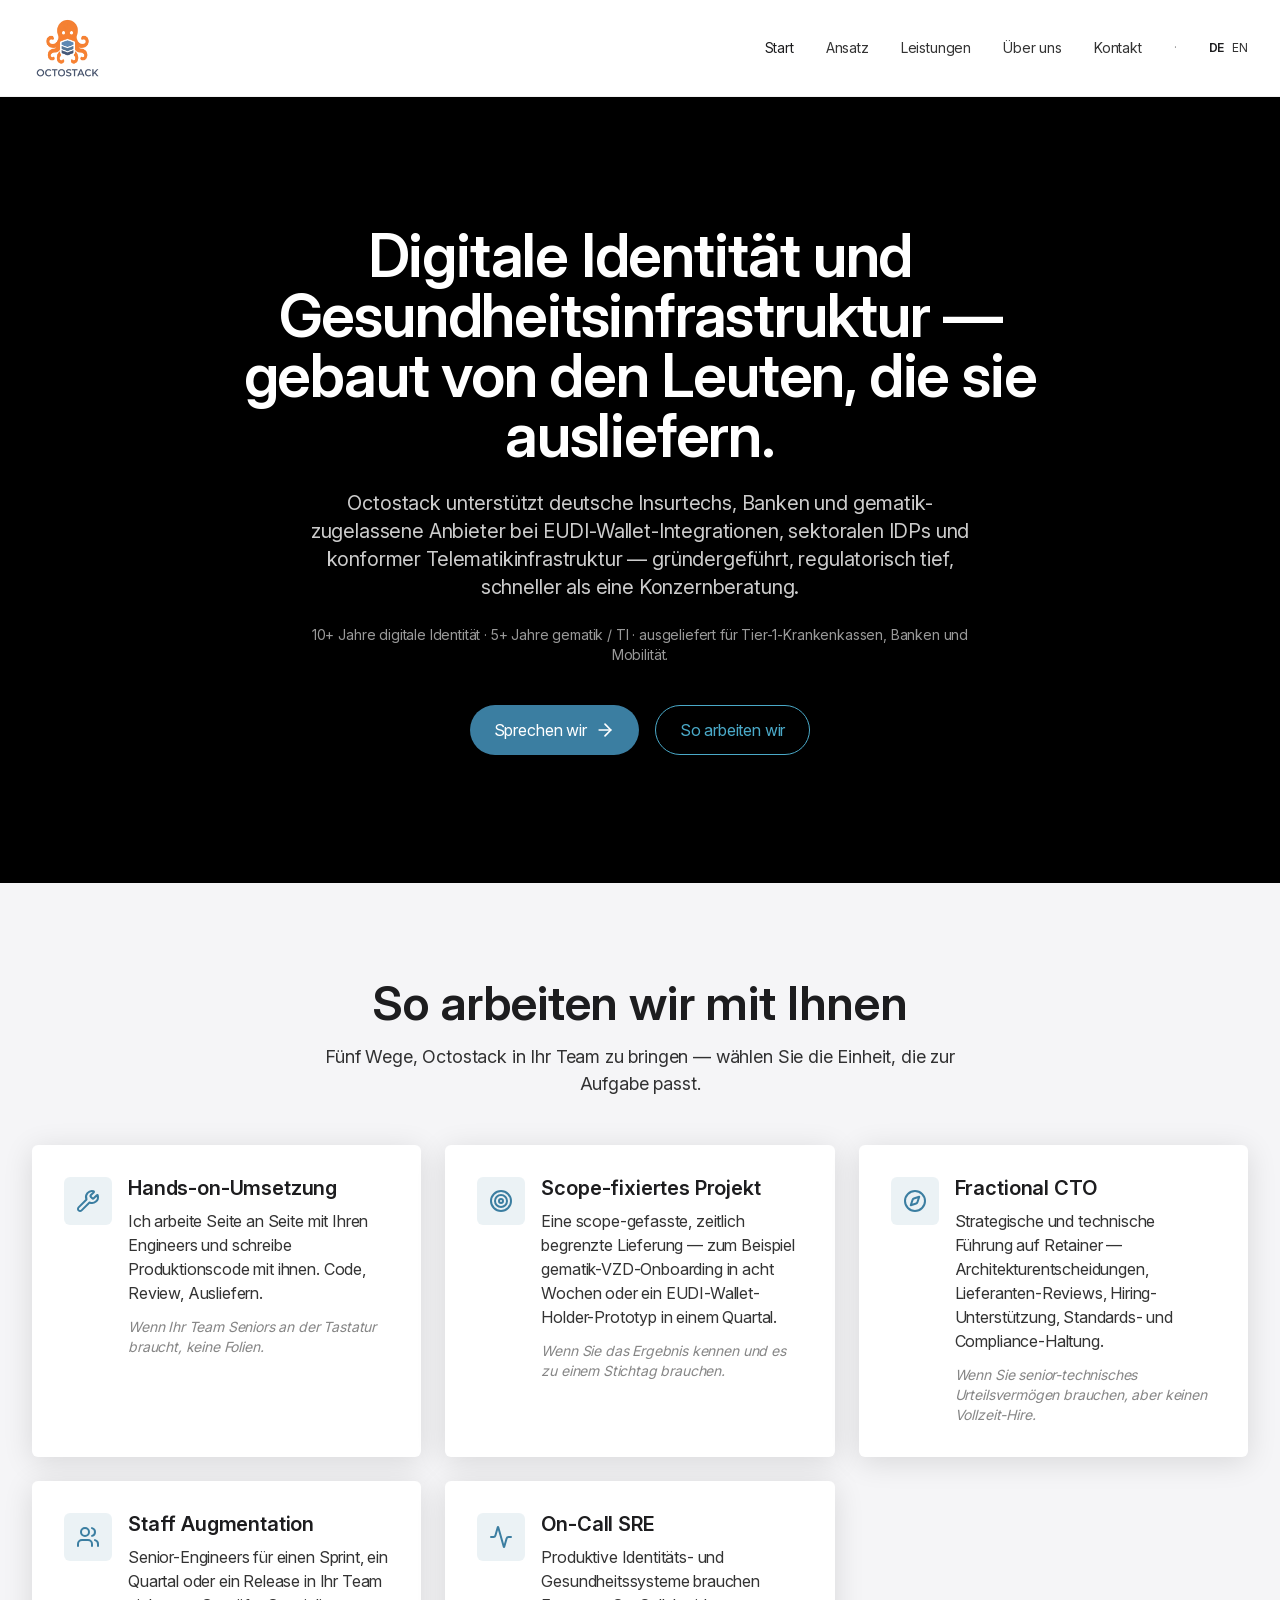
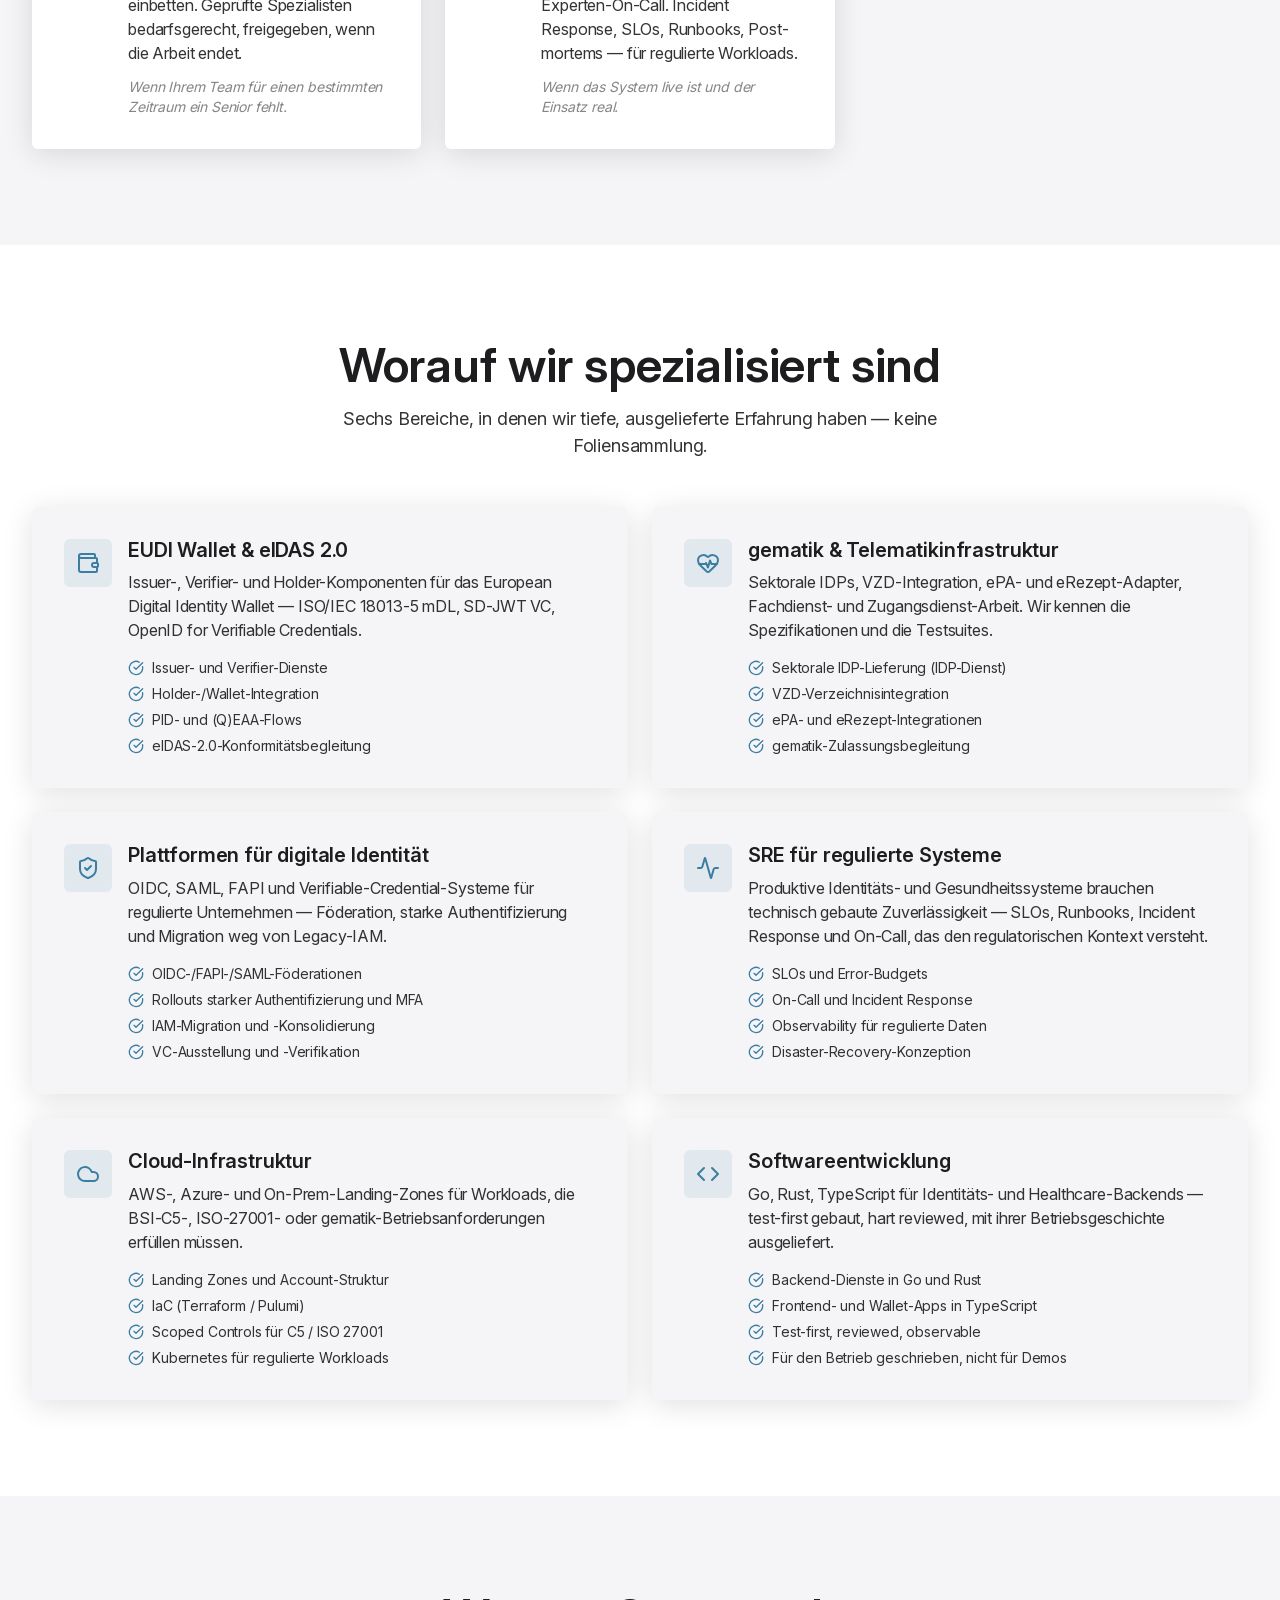
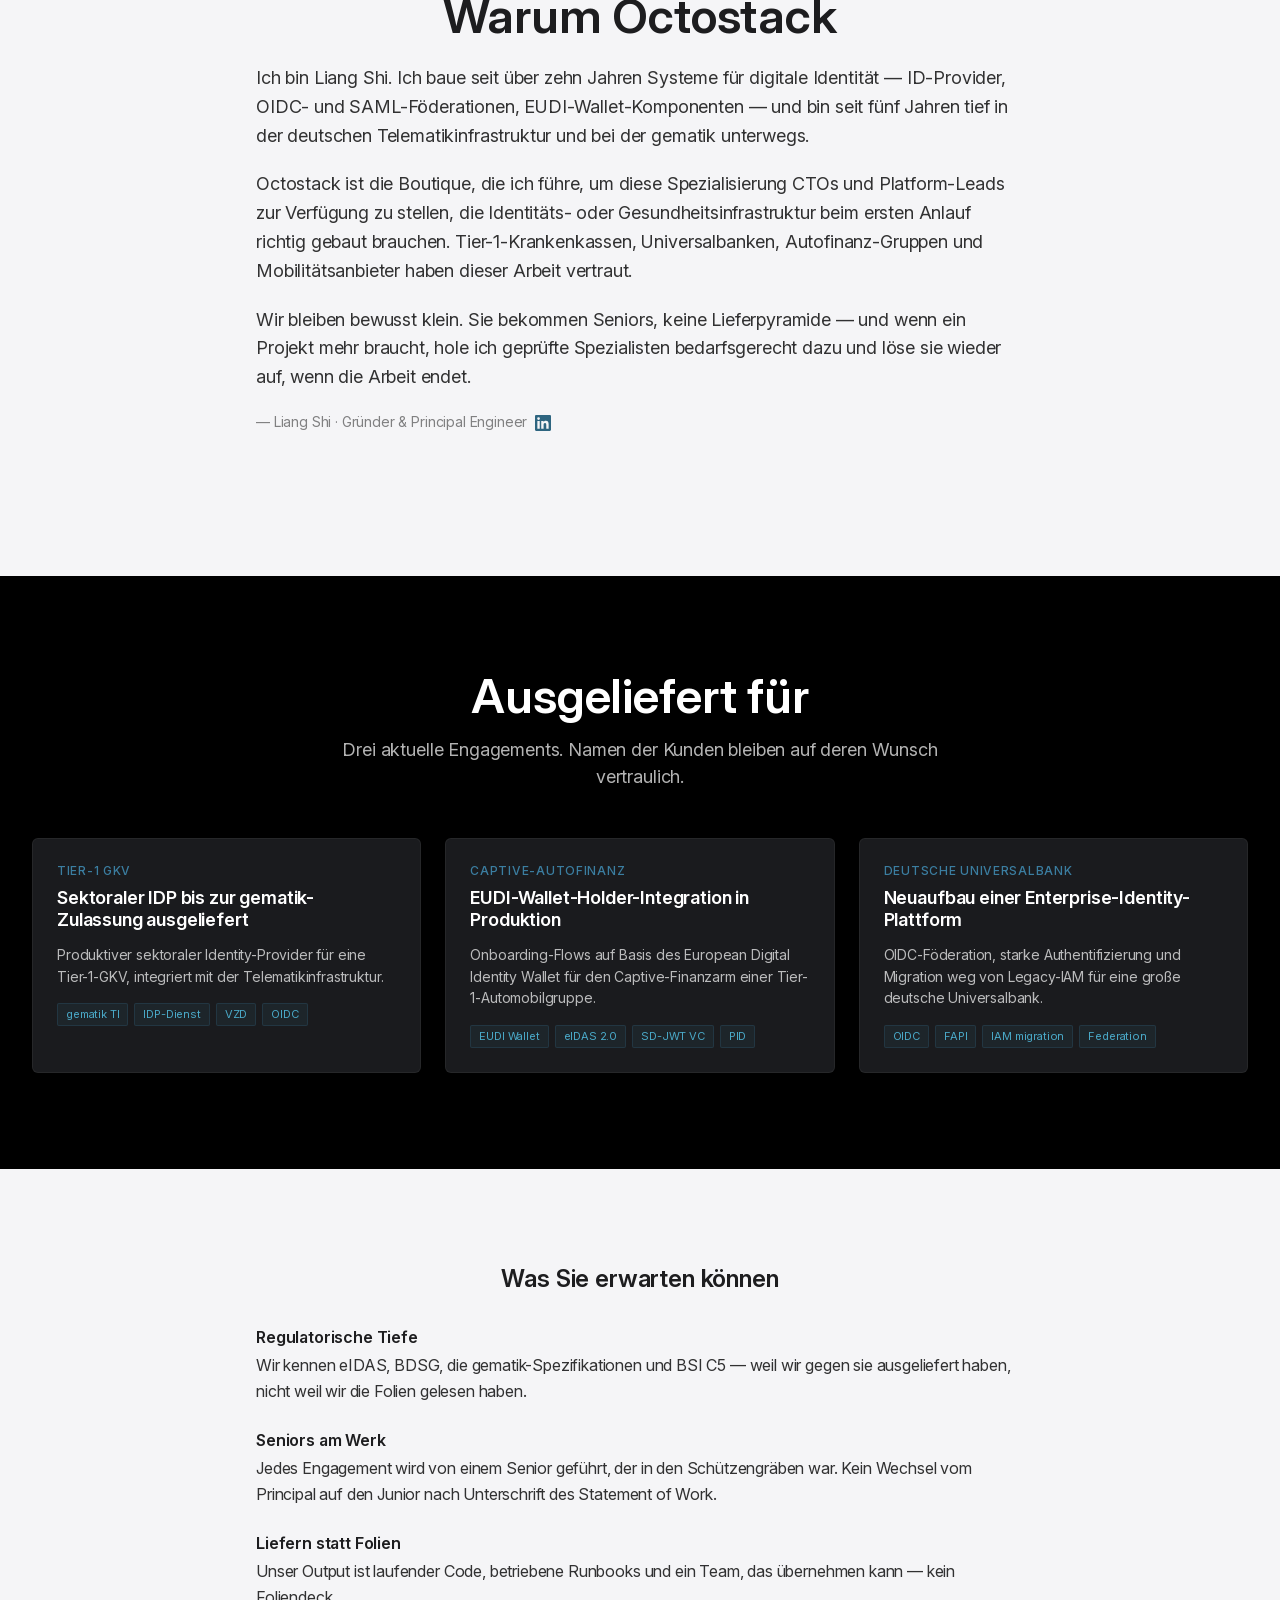
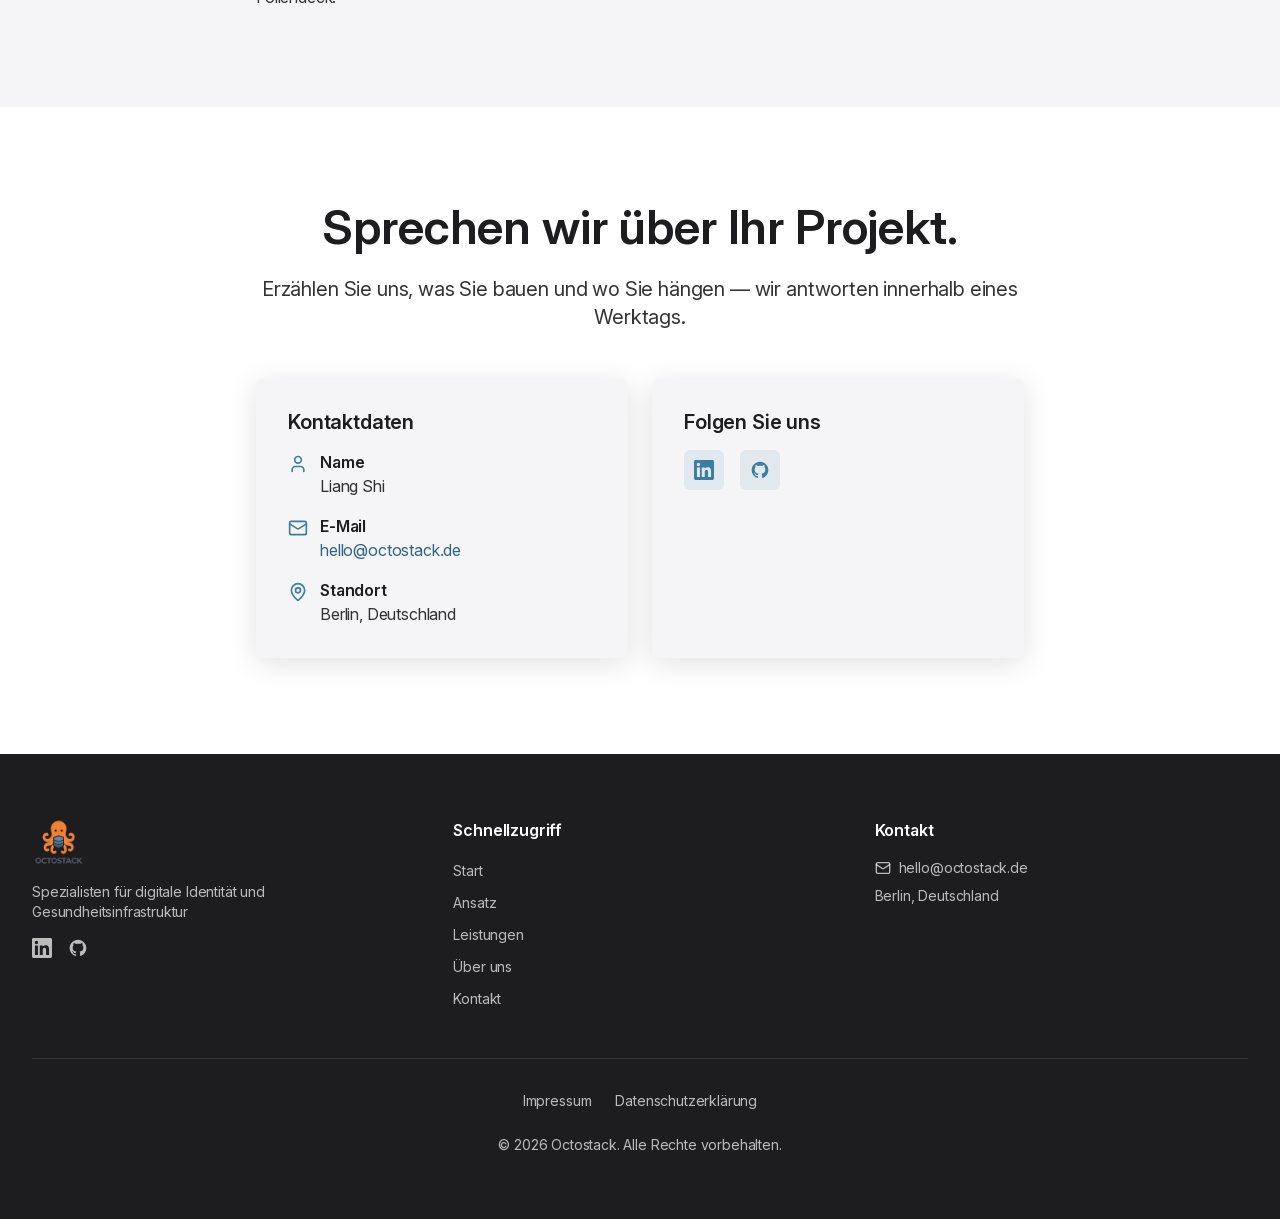
<file: index.html>
<!DOCTYPE html>
<html lang="de">
<head>
    <meta charset="UTF-8">
    <meta name="viewport" content="width=device-width, initial-scale=1.0">
    <title>Octostack</title>
    <meta name="description" content="Spezialisierte Infrastruktur, SRE und Softwareentwicklung für Systeme der digitalen Identität, EUDI-Wallet-Implementierungen und gematik-konforme Digital-Health-Lösungen.">
    <meta name="keywords" content="digitale Identität, EUDI Wallet, eIDAS, Digital Health, gematik, Telematikinfrastruktur, Identitätsinfrastruktur, Healthcare IT, SRE, DevOps, Cloud-Infrastruktur">

    <link rel="icon" type="image/png" sizes="32x32" href="/assets/images/favicon-32.png">
    <link rel="icon" type="image/png" sizes="64x64" href="/assets/images/octostack-64.png">
    <link rel="apple-touch-icon" sizes="180x180" href="/assets/images/octostack-180.png">

    <link rel="canonical" href="https://octostack.de/">
    <link rel="alternate" hreflang="de" href="https://octostack.de/">
    <link rel="alternate" hreflang="en" href="https://octostack.de/en/">
    <link rel="alternate" hreflang="x-default" href="https://octostack.de/">
    <link rel="preload" as="font" type="font/woff2" href="/assets/fonts/InterVariable.woff2" crossorigin>
    <link rel="stylesheet" href="/assets/css/main.css">

    <script src="/assets/js/lucide.min.js" defer></script>
</head>
<body class="flex flex-col min-h-screen">
    <header class="sticky top-0 z-50 bg-white/80 backdrop-blur-[20px] backdrop-saturate-[180%] border-b border-black/5">
    <div class="container mx-auto px-4 sm:px-6 lg:px-8">
        <div class="flex items-center justify-between h-20 md:h-24">
            <!-- Logo -->
            <a href="/"
               aria-label="Octostack Startseite"
               class="flex items-center space-x-3 hover:opacity-80 transition-opacity">
                <img src="/assets/images/octostack-logo.png" alt="Octostack Logo" class="h-12 md:h-16 w-auto">
            </a>

            <!-- Desktop Navigation -->
            <nav class="hidden md:flex items-center space-x-8">
                <a href="#home" class="nav-link text-sm font-normal transition-colors cursor-pointer text-ink-700 hover:text-ink-800">Start</a>
                <a href="#how" class="nav-link text-sm font-normal transition-colors cursor-pointer text-ink-700 hover:text-ink-800">Ansatz</a>
                <a href="#services" class="nav-link text-sm font-normal transition-colors cursor-pointer text-ink-700 hover:text-ink-800">Leistungen</a>
                <a href="#about" class="nav-link text-sm font-normal transition-colors cursor-pointer text-ink-700 hover:text-ink-800">Über uns</a>
                <a href="#contact" class="nav-link text-sm font-normal transition-colors cursor-pointer text-ink-700 hover:text-ink-800">Kontakt</a>
                <span class="text-xs text-ink-600 select-none ml-2" aria-hidden="true">·</span>
                <div class="flex items-center space-x-2 text-xs" role="group" aria-label="Language">
                    
                        <span class="font-semibold text-ink-800" aria-current="page">DE</span>
                        <a href="/en/" data-locale-switch class="text-ink-700 hover:text-ink-800">EN</a>
                    
                </div>
            </nav>

            <!-- Mobile Menu Button -->
            <button id="mobile-menu-btn"
                    class="md:hidden p-2 text-ink-700 hover:text-ink-800"
                    aria-label="Menü umschalten"
                    aria-expanded="false"
                    aria-controls="mobile-menu">
                <i data-lucide="menu" class="w-6 h-6" id="menu-icon"></i>
                <i data-lucide="x" class="w-6 h-6 hidden" id="close-icon"></i>
            </button>
        </div>

        <!-- Mobile Navigation -->
        <nav id="mobile-menu" class="hidden md:hidden py-4 border-t border-black/5">
            <a href="#home" class="nav-link block py-3 text-base font-normal transition-colors cursor-pointer text-ink-700 hover:text-ink-800">Start</a>
            <a href="#how" class="nav-link block py-3 text-base font-normal transition-colors cursor-pointer text-ink-700 hover:text-ink-800">Ansatz</a>
            <a href="#services" class="nav-link block py-3 text-base font-normal transition-colors cursor-pointer text-ink-700 hover:text-ink-800">Leistungen</a>
            <a href="#about" class="nav-link block py-3 text-base font-normal transition-colors cursor-pointer text-ink-700 hover:text-ink-800">Über uns</a>
            <a href="#contact" class="nav-link block py-3 text-base font-normal transition-colors cursor-pointer text-ink-700 hover:text-ink-800">Kontakt</a>
            <div class="flex items-center space-x-4 pt-3 mt-3 border-t border-black/5 text-sm" role="group" aria-label="Language">
                
                    <span class="font-semibold text-ink-800" aria-current="page">DE</span>
                    <a href="/en/" data-locale-switch class="text-ink-700 hover:text-ink-800">EN</a>
                
            </div>
        </nav>
    </div>
</header>


    <main class="flex-grow">
        
<!-- Hero Section -->
<section id="home" class="bg-ink-900 py-20 md:py-32">
    <div class="container mx-auto px-4 sm:px-6 lg:px-8">
        <div class="max-w-4xl mx-auto text-center">
            <!-- Heading -->
            <h1 class="text-5xl md:text-6xl font-semibold leading-[1.07] tracking-[-0.02em] text-white mb-6 [hyphens:auto]" lang="de">
                Digitale Identität und Gesundheitsinfrastruktur — gebaut von den Leuten, die sie ausliefern.
            </h1>

            <!-- Subheading -->
            <p class="text-lg md:text-xl leading-[1.5] text-white/80 mb-6 max-w-2xl mx-auto">
                Octostack unterstützt deutsche Insurtechs, Banken und gematik-zugelassene Anbieter bei EUDI-Wallet-Integrationen, sektoralen IDPs und konformer Telematikinfrastruktur — gründergeführt, regulatorisch tief, schneller als eine Konzernberatung.
            </p>

            <!-- Proof microline -->
            <p class="text-sm text-white/60 mb-10 max-w-2xl mx-auto">
                10+ Jahre digitale Identität · 5+ Jahre gematik / TI · ausgeliefert für Tier-1-Krankenkassen, Banken und Mobilität.
            </p>

            <!-- CTAs -->
            <div class="flex flex-col sm:flex-row gap-4 justify-center">
                <a href="#contact" class="inline-flex items-center justify-center gap-2 px-6 py-3 text-base font-normal rounded-full text-white bg-brand-500 hover:bg-brand-600 transition-colors focus-visible:ring-2 focus-visible:ring-brand-500/40 focus-visible:outline-none">
                    Sprechen wir
                    <i data-lucide="arrow-right" class="w-5 h-5"></i>
                </a>
                <a href="#how" class="inline-flex items-center justify-center gap-2 px-6 py-3 text-base font-normal rounded-full text-brand-darklink border border-brand-darklink hover:bg-brand-darklink hover:text-ink-900 transition-colors focus-visible:ring-2 focus-visible:ring-brand-500/40 focus-visible:outline-none">
                    So arbeiten wir
                </a>
            </div>
        </div>
    </div>
</section>

<!-- How we work -->
<section id="how" class="py-16 md:py-24 bg-paper-100">
    <div class="container mx-auto px-4 sm:px-6 lg:px-8">
        <div class="text-center mb-12">
            <h2 class="text-4xl md:text-5xl font-semibold leading-[1.1] text-ink-800 mb-4">
                So arbeiten wir mit Ihnen
            </h2>
            <p class="text-lg leading-[1.5] text-ink-700 max-w-2xl mx-auto">
                Fünf Wege, Octostack in Ihr Team zu bringen — wählen Sie die Einheit, die zur Aufgabe passt.
            </p>
        </div>

        <div class="grid grid-cols-1 md:grid-cols-2 lg:grid-cols-3 gap-6">
            
            <div class="bg-white rounded-md p-8 shadow-card">
                <div class="flex items-start space-x-4">
                    <div class="flex-shrink-0">
                        <div class="w-12 h-12 rounded-md bg-brand-500/10 flex items-center justify-center">
                            <i data-lucide="wrench" class="w-6 h-6 text-brand-500"></i>
                        </div>
                    </div>
                    <div class="flex-1">
                        <h3 class="text-xl font-semibold leading-[1.19] mb-2 text-ink-800">Hands-on-Umsetzung</h3>
                        <p class="text-ink-700 mb-3">Ich arbeite Seite an Seite mit Ihren Engineers und schreibe Produktionscode mit ihnen. Code, Review, Ausliefern.</p>
                        <p class="text-sm text-ink-600 italic">Wenn Ihr Team Seniors an der Tastatur braucht, keine Folien.</p>
                    </div>
                </div>
            </div>
            
            <div class="bg-white rounded-md p-8 shadow-card">
                <div class="flex items-start space-x-4">
                    <div class="flex-shrink-0">
                        <div class="w-12 h-12 rounded-md bg-brand-500/10 flex items-center justify-center">
                            <i data-lucide="target" class="w-6 h-6 text-brand-500"></i>
                        </div>
                    </div>
                    <div class="flex-1">
                        <h3 class="text-xl font-semibold leading-[1.19] mb-2 text-ink-800">Scope-fixiertes Projekt</h3>
                        <p class="text-ink-700 mb-3">Eine scope-gefasste, zeitlich begrenzte Lieferung — zum Beispiel gematik-VZD-Onboarding in acht Wochen oder ein EUDI-Wallet-Holder-Prototyp in einem Quartal.</p>
                        <p class="text-sm text-ink-600 italic">Wenn Sie das Ergebnis kennen und es zu einem Stichtag brauchen.</p>
                    </div>
                </div>
            </div>
            
            <div class="bg-white rounded-md p-8 shadow-card">
                <div class="flex items-start space-x-4">
                    <div class="flex-shrink-0">
                        <div class="w-12 h-12 rounded-md bg-brand-500/10 flex items-center justify-center">
                            <i data-lucide="compass" class="w-6 h-6 text-brand-500"></i>
                        </div>
                    </div>
                    <div class="flex-1">
                        <h3 class="text-xl font-semibold leading-[1.19] mb-2 text-ink-800">Fractional CTO</h3>
                        <p class="text-ink-700 mb-3">Strategische und technische Führung auf Retainer — Architekturentscheidungen, Lieferanten-Reviews, Hiring-Unterstützung, Standards- und Compliance-Haltung.</p>
                        <p class="text-sm text-ink-600 italic">Wenn Sie senior-technisches Urteilsvermögen brauchen, aber keinen Vollzeit-Hire.</p>
                    </div>
                </div>
            </div>
            
            <div class="bg-white rounded-md p-8 shadow-card">
                <div class="flex items-start space-x-4">
                    <div class="flex-shrink-0">
                        <div class="w-12 h-12 rounded-md bg-brand-500/10 flex items-center justify-center">
                            <i data-lucide="users" class="w-6 h-6 text-brand-500"></i>
                        </div>
                    </div>
                    <div class="flex-1">
                        <h3 class="text-xl font-semibold leading-[1.19] mb-2 text-ink-800">Staff Augmentation</h3>
                        <p class="text-ink-700 mb-3">Senior-Engineers für einen Sprint, ein Quartal oder ein Release in Ihr Team einbetten. Geprüfte Spezialisten bedarfsgerecht, freigegeben, wenn die Arbeit endet.</p>
                        <p class="text-sm text-ink-600 italic">Wenn Ihrem Team für einen bestimmten Zeitraum ein Senior fehlt.</p>
                    </div>
                </div>
            </div>
            
            <div class="bg-white rounded-md p-8 shadow-card">
                <div class="flex items-start space-x-4">
                    <div class="flex-shrink-0">
                        <div class="w-12 h-12 rounded-md bg-brand-500/10 flex items-center justify-center">
                            <i data-lucide="activity" class="w-6 h-6 text-brand-500"></i>
                        </div>
                    </div>
                    <div class="flex-1">
                        <h3 class="text-xl font-semibold leading-[1.19] mb-2 text-ink-800">On-Call SRE</h3>
                        <p class="text-ink-700 mb-3">Produktive Identitäts- und Gesundheitssysteme brauchen Experten-On-Call. Incident Response, SLOs, Runbooks, Post-mortems — für regulierte Workloads.</p>
                        <p class="text-sm text-ink-600 italic">Wenn das System live ist und der Einsatz real.</p>
                    </div>
                </div>
            </div>
            
        </div>
    </div>
</section>

<!-- Specialisms -->
<section id="services" class="py-16 md:py-24 bg-paper-50">
    <div class="container mx-auto px-4 sm:px-6 lg:px-8">
        <div class="text-center mb-12">
            <h2 class="text-4xl md:text-5xl font-semibold leading-[1.1] text-ink-800 mb-4">
                Worauf wir spezialisiert sind
            </h2>
            <p class="text-lg leading-[1.5] text-ink-700 max-w-2xl mx-auto">
                Sechs Bereiche, in denen wir tiefe, ausgelieferte Erfahrung haben — keine Foliensammlung.
            </p>
        </div>
        <div class="grid grid-cols-1 lg:grid-cols-2 gap-6">
            
            <div class="bg-paper-100 rounded-md p-8 shadow-card">
    <div class="flex items-start space-x-4">
        <div class="flex-shrink-0">
            <div class="w-12 h-12 rounded-md bg-brand-500/10 flex items-center justify-center">
                <i data-lucide="wallet" class="w-6 h-6 text-brand-500"></i>
            </div>
        </div>
        <div class="flex-1">
            <h3 class="text-xl font-semibold leading-[1.19] mb-2 text-ink-800">EUDI Wallet & eIDAS 2.0</h3>
            <p class="text-ink-700 mb-4">Issuer-, Verifier- und Holder-Komponenten für das European Digital Identity Wallet — ISO/IEC 18013-5 mDL, SD-JWT VC, OpenID for Verifiable Credentials.</p>
            <ul class="space-y-1.5">
                
                <li class="flex items-start">
                    <i data-lucide="check-circle" class="w-4 h-4 text-brand-500 mr-2 flex-shrink-0 mt-0.5"></i>
                    <span class="text-sm text-ink-700">Issuer- und Verifier-Dienste</span>
                </li>
                
                <li class="flex items-start">
                    <i data-lucide="check-circle" class="w-4 h-4 text-brand-500 mr-2 flex-shrink-0 mt-0.5"></i>
                    <span class="text-sm text-ink-700">Holder-/Wallet-Integration</span>
                </li>
                
                <li class="flex items-start">
                    <i data-lucide="check-circle" class="w-4 h-4 text-brand-500 mr-2 flex-shrink-0 mt-0.5"></i>
                    <span class="text-sm text-ink-700">PID- und (Q)EAA-Flows</span>
                </li>
                
                <li class="flex items-start">
                    <i data-lucide="check-circle" class="w-4 h-4 text-brand-500 mr-2 flex-shrink-0 mt-0.5"></i>
                    <span class="text-sm text-ink-700">eIDAS-2.0-Konformitätsbegleitung</span>
                </li>
                
            </ul>
        </div>
    </div>
</div>

            
            <div class="bg-paper-100 rounded-md p-8 shadow-card">
    <div class="flex items-start space-x-4">
        <div class="flex-shrink-0">
            <div class="w-12 h-12 rounded-md bg-brand-500/10 flex items-center justify-center">
                <i data-lucide="heart-pulse" class="w-6 h-6 text-brand-500"></i>
            </div>
        </div>
        <div class="flex-1">
            <h3 class="text-xl font-semibold leading-[1.19] mb-2 text-ink-800">gematik & Telematikinfrastruktur</h3>
            <p class="text-ink-700 mb-4">Sektorale IDPs, VZD-Integration, ePA- und eRezept-Adapter, Fachdienst- und Zugangsdienst-Arbeit. Wir kennen die Spezifikationen und die Testsuites.</p>
            <ul class="space-y-1.5">
                
                <li class="flex items-start">
                    <i data-lucide="check-circle" class="w-4 h-4 text-brand-500 mr-2 flex-shrink-0 mt-0.5"></i>
                    <span class="text-sm text-ink-700">Sektorale IDP-Lieferung (IDP-Dienst)</span>
                </li>
                
                <li class="flex items-start">
                    <i data-lucide="check-circle" class="w-4 h-4 text-brand-500 mr-2 flex-shrink-0 mt-0.5"></i>
                    <span class="text-sm text-ink-700">VZD-Verzeichnisintegration</span>
                </li>
                
                <li class="flex items-start">
                    <i data-lucide="check-circle" class="w-4 h-4 text-brand-500 mr-2 flex-shrink-0 mt-0.5"></i>
                    <span class="text-sm text-ink-700">ePA- und eRezept-Integrationen</span>
                </li>
                
                <li class="flex items-start">
                    <i data-lucide="check-circle" class="w-4 h-4 text-brand-500 mr-2 flex-shrink-0 mt-0.5"></i>
                    <span class="text-sm text-ink-700">gematik-Zulassungsbegleitung</span>
                </li>
                
            </ul>
        </div>
    </div>
</div>

            
            <div class="bg-paper-100 rounded-md p-8 shadow-card">
    <div class="flex items-start space-x-4">
        <div class="flex-shrink-0">
            <div class="w-12 h-12 rounded-md bg-brand-500/10 flex items-center justify-center">
                <i data-lucide="shield-check" class="w-6 h-6 text-brand-500"></i>
            </div>
        </div>
        <div class="flex-1">
            <h3 class="text-xl font-semibold leading-[1.19] mb-2 text-ink-800">Plattformen für digitale Identität</h3>
            <p class="text-ink-700 mb-4">OIDC, SAML, FAPI und Verifiable-Credential-Systeme für regulierte Unternehmen — Föderation, starke Authentifizierung und Migration weg von Legacy-IAM.</p>
            <ul class="space-y-1.5">
                
                <li class="flex items-start">
                    <i data-lucide="check-circle" class="w-4 h-4 text-brand-500 mr-2 flex-shrink-0 mt-0.5"></i>
                    <span class="text-sm text-ink-700">OIDC-/FAPI-/SAML-Föderationen</span>
                </li>
                
                <li class="flex items-start">
                    <i data-lucide="check-circle" class="w-4 h-4 text-brand-500 mr-2 flex-shrink-0 mt-0.5"></i>
                    <span class="text-sm text-ink-700">Rollouts starker Authentifizierung und MFA</span>
                </li>
                
                <li class="flex items-start">
                    <i data-lucide="check-circle" class="w-4 h-4 text-brand-500 mr-2 flex-shrink-0 mt-0.5"></i>
                    <span class="text-sm text-ink-700">IAM-Migration und -Konsolidierung</span>
                </li>
                
                <li class="flex items-start">
                    <i data-lucide="check-circle" class="w-4 h-4 text-brand-500 mr-2 flex-shrink-0 mt-0.5"></i>
                    <span class="text-sm text-ink-700">VC-Ausstellung und -Verifikation</span>
                </li>
                
            </ul>
        </div>
    </div>
</div>

            
            <div class="bg-paper-100 rounded-md p-8 shadow-card">
    <div class="flex items-start space-x-4">
        <div class="flex-shrink-0">
            <div class="w-12 h-12 rounded-md bg-brand-500/10 flex items-center justify-center">
                <i data-lucide="activity" class="w-6 h-6 text-brand-500"></i>
            </div>
        </div>
        <div class="flex-1">
            <h3 class="text-xl font-semibold leading-[1.19] mb-2 text-ink-800">SRE für regulierte Systeme</h3>
            <p class="text-ink-700 mb-4">Produktive Identitäts- und Gesundheitssysteme brauchen technisch gebaute Zuverlässigkeit — SLOs, Runbooks, Incident Response und On-Call, das den regulatorischen Kontext versteht.</p>
            <ul class="space-y-1.5">
                
                <li class="flex items-start">
                    <i data-lucide="check-circle" class="w-4 h-4 text-brand-500 mr-2 flex-shrink-0 mt-0.5"></i>
                    <span class="text-sm text-ink-700">SLOs und Error-Budgets</span>
                </li>
                
                <li class="flex items-start">
                    <i data-lucide="check-circle" class="w-4 h-4 text-brand-500 mr-2 flex-shrink-0 mt-0.5"></i>
                    <span class="text-sm text-ink-700">On-Call und Incident Response</span>
                </li>
                
                <li class="flex items-start">
                    <i data-lucide="check-circle" class="w-4 h-4 text-brand-500 mr-2 flex-shrink-0 mt-0.5"></i>
                    <span class="text-sm text-ink-700">Observability für regulierte Daten</span>
                </li>
                
                <li class="flex items-start">
                    <i data-lucide="check-circle" class="w-4 h-4 text-brand-500 mr-2 flex-shrink-0 mt-0.5"></i>
                    <span class="text-sm text-ink-700">Disaster-Recovery-Konzeption</span>
                </li>
                
            </ul>
        </div>
    </div>
</div>

            
            <div class="bg-paper-100 rounded-md p-8 shadow-card">
    <div class="flex items-start space-x-4">
        <div class="flex-shrink-0">
            <div class="w-12 h-12 rounded-md bg-brand-500/10 flex items-center justify-center">
                <i data-lucide="cloud" class="w-6 h-6 text-brand-500"></i>
            </div>
        </div>
        <div class="flex-1">
            <h3 class="text-xl font-semibold leading-[1.19] mb-2 text-ink-800">Cloud-Infrastruktur</h3>
            <p class="text-ink-700 mb-4">AWS-, Azure- und On-Prem-Landing-Zones für Workloads, die BSI-C5-, ISO-27001- oder gematik-Betriebsanforderungen erfüllen müssen.</p>
            <ul class="space-y-1.5">
                
                <li class="flex items-start">
                    <i data-lucide="check-circle" class="w-4 h-4 text-brand-500 mr-2 flex-shrink-0 mt-0.5"></i>
                    <span class="text-sm text-ink-700">Landing Zones und Account-Struktur</span>
                </li>
                
                <li class="flex items-start">
                    <i data-lucide="check-circle" class="w-4 h-4 text-brand-500 mr-2 flex-shrink-0 mt-0.5"></i>
                    <span class="text-sm text-ink-700">IaC (Terraform / Pulumi)</span>
                </li>
                
                <li class="flex items-start">
                    <i data-lucide="check-circle" class="w-4 h-4 text-brand-500 mr-2 flex-shrink-0 mt-0.5"></i>
                    <span class="text-sm text-ink-700">Scoped Controls für C5 / ISO 27001</span>
                </li>
                
                <li class="flex items-start">
                    <i data-lucide="check-circle" class="w-4 h-4 text-brand-500 mr-2 flex-shrink-0 mt-0.5"></i>
                    <span class="text-sm text-ink-700">Kubernetes für regulierte Workloads</span>
                </li>
                
            </ul>
        </div>
    </div>
</div>

            
            <div class="bg-paper-100 rounded-md p-8 shadow-card">
    <div class="flex items-start space-x-4">
        <div class="flex-shrink-0">
            <div class="w-12 h-12 rounded-md bg-brand-500/10 flex items-center justify-center">
                <i data-lucide="code" class="w-6 h-6 text-brand-500"></i>
            </div>
        </div>
        <div class="flex-1">
            <h3 class="text-xl font-semibold leading-[1.19] mb-2 text-ink-800">Softwareentwicklung</h3>
            <p class="text-ink-700 mb-4">Go, Rust, TypeScript für Identitäts- und Healthcare-Backends — test-first gebaut, hart reviewed, mit ihrer Betriebsgeschichte ausgeliefert.</p>
            <ul class="space-y-1.5">
                
                <li class="flex items-start">
                    <i data-lucide="check-circle" class="w-4 h-4 text-brand-500 mr-2 flex-shrink-0 mt-0.5"></i>
                    <span class="text-sm text-ink-700">Backend-Dienste in Go und Rust</span>
                </li>
                
                <li class="flex items-start">
                    <i data-lucide="check-circle" class="w-4 h-4 text-brand-500 mr-2 flex-shrink-0 mt-0.5"></i>
                    <span class="text-sm text-ink-700">Frontend- und Wallet-Apps in TypeScript</span>
                </li>
                
                <li class="flex items-start">
                    <i data-lucide="check-circle" class="w-4 h-4 text-brand-500 mr-2 flex-shrink-0 mt-0.5"></i>
                    <span class="text-sm text-ink-700">Test-first, reviewed, observable</span>
                </li>
                
                <li class="flex items-start">
                    <i data-lucide="check-circle" class="w-4 h-4 text-brand-500 mr-2 flex-shrink-0 mt-0.5"></i>
                    <span class="text-sm text-ink-700">Für den Betrieb geschrieben, nicht für Demos</span>
                </li>
                
            </ul>
        </div>
    </div>
</div>

            
        </div>
    </div>
</section>

<!-- About -->
<section id="about" class="py-16 md:py-24 bg-paper-100">
    <div class="container mx-auto px-4 sm:px-6 lg:px-8">
        <div class="max-w-3xl mx-auto mb-12">
            <h2 class="text-4xl md:text-5xl font-semibold leading-[1.1] text-ink-800 mb-6 text-center">
                Warum Octostack
            </h2>
            <div class="space-y-5 text-lg leading-[1.6] text-ink-700">
                <p>Ich bin Liang Shi. Ich baue seit über zehn Jahren Systeme für digitale Identität — ID-Provider, OIDC- und SAML-Föderationen, EUDI-Wallet-Komponenten — und bin seit fünf Jahren tief in der deutschen Telematikinfrastruktur und bei der gematik unterwegs.</p>
                <p>Octostack ist die Boutique, die ich führe, um diese Spezialisierung CTOs und Platform-Leads zur Verfügung zu stellen, die Identitäts- oder Gesundheitsinfrastruktur beim ersten Anlauf richtig gebaut brauchen. Tier-1-Krankenkassen, Universalbanken, Autofinanz-Gruppen und Mobilitätsanbieter haben dieser Arbeit vertraut.</p>
                <p>Wir bleiben bewusst klein. Sie bekommen Seniors, keine Lieferpyramide — und wenn ein Projekt mehr braucht, hole ich geprüfte Spezialisten bedarfsgerecht dazu und löse sie wieder auf, wenn die Arbeit endet.</p>
                <p class="text-sm text-ink-600 mt-8">
                    &mdash; Liang Shi &middot; Gründer & Principal Engineer
                    <a href="https://www.linkedin.com/in/liang-shi-berlin/" target="_blank" rel="noopener noreferrer" class="inline-flex items-center align-middle ml-1 text-brand-link hover:underline focus-visible:ring-2 focus-visible:ring-brand-500/70 focus-visible:outline-none" aria-label="Liang Shi auf LinkedIn">
                        <svg xmlns="http://www.w3.org/2000/svg" viewBox="0 0 24 24" fill="currentColor" class="w-4 h-4" aria-hidden="true"><path d="M20.447 20.452h-3.554v-5.569c0-1.328-.027-3.037-1.852-3.037-1.853 0-2.136 1.445-2.136 2.939v5.667H9.351V9h3.414v1.561h.046c.477-.9 1.637-1.85 3.37-1.85 3.601 0 4.267 2.37 4.267 5.455v6.286zM5.337 7.433a2.062 2.062 0 0 1-2.063-2.065 2.063 2.063 0 1 1 2.063 2.065zm1.782 13.019H3.555V9h3.564v11.452zM22.225 0H1.771C.792 0 0 .774 0 1.729v20.542C0 23.227.792 24 1.771 24h20.451C23.2 24 24 23.227 24 22.271V1.729C24 .774 23.2 0 22.222 0h.003z"/></svg>

                    </a>
                </p>
            </div>
        </div>
    </div>
</section>

<!-- Case Studies -->
<section id="work" class="py-16 md:py-24 bg-ink-900">
    <div class="container mx-auto px-4 sm:px-6 lg:px-8">
        <div class="text-center mb-12">
            <h2 class="text-4xl md:text-5xl font-semibold leading-[1.1] text-white mb-4">
                Ausgeliefert für
            </h2>
            <p class="text-lg leading-[1.5] text-white/70 max-w-2xl mx-auto">
                Drei aktuelle Engagements. Namen der Kunden bleiben auf deren Wunsch vertraulich.
            </p>
        </div>
        <div class="grid grid-cols-1 md:grid-cols-3 gap-6">
            
                <article class="rounded-md p-6 bg-[#1a1b1e] border border-white/5">
    <p class="text-xs uppercase tracking-[0.06em] font-medium text-brand-500 mb-2">Tier-1 GKV</p>
    <h3 class="text-lg font-semibold text-white leading-[1.25] mb-3">Sektoraler IDP bis zur gematik-Zulassung ausgeliefert</h3>
    <p class="text-sm leading-[1.55] text-white/70 mb-4">Produktiver sektoraler Identity-Provider für eine Tier-1-GKV, integriert mit der Telematikinfrastruktur.
</p>
    <ul class="flex flex-wrap gap-1.5">
        
            <li class="text-[11px] px-2 py-0.5 rounded-sm bg-brand-500/10 text-brand-darklink border border-brand-500/20">gematik TI</li>
        
            <li class="text-[11px] px-2 py-0.5 rounded-sm bg-brand-500/10 text-brand-darklink border border-brand-500/20">IDP-Dienst</li>
        
            <li class="text-[11px] px-2 py-0.5 rounded-sm bg-brand-500/10 text-brand-darklink border border-brand-500/20">VZD</li>
        
            <li class="text-[11px] px-2 py-0.5 rounded-sm bg-brand-500/10 text-brand-darklink border border-brand-500/20">OIDC</li>
        
    </ul>
</article>

            
                <article class="rounded-md p-6 bg-[#1a1b1e] border border-white/5">
    <p class="text-xs uppercase tracking-[0.06em] font-medium text-brand-500 mb-2">Captive-Autofinanz</p>
    <h3 class="text-lg font-semibold text-white leading-[1.25] mb-3">EUDI-Wallet-Holder-Integration in Produktion</h3>
    <p class="text-sm leading-[1.55] text-white/70 mb-4">Onboarding-Flows auf Basis des European Digital Identity Wallet für den Captive-Finanzarm einer Tier-1-Automobilgruppe.
</p>
    <ul class="flex flex-wrap gap-1.5">
        
            <li class="text-[11px] px-2 py-0.5 rounded-sm bg-brand-500/10 text-brand-darklink border border-brand-500/20">EUDI Wallet</li>
        
            <li class="text-[11px] px-2 py-0.5 rounded-sm bg-brand-500/10 text-brand-darklink border border-brand-500/20">eIDAS 2.0</li>
        
            <li class="text-[11px] px-2 py-0.5 rounded-sm bg-brand-500/10 text-brand-darklink border border-brand-500/20">SD-JWT VC</li>
        
            <li class="text-[11px] px-2 py-0.5 rounded-sm bg-brand-500/10 text-brand-darklink border border-brand-500/20">PID</li>
        
    </ul>
</article>

            
                <article class="rounded-md p-6 bg-[#1a1b1e] border border-white/5">
    <p class="text-xs uppercase tracking-[0.06em] font-medium text-brand-500 mb-2">Deutsche Universalbank</p>
    <h3 class="text-lg font-semibold text-white leading-[1.25] mb-3">Neuaufbau einer Enterprise-Identity-Plattform</h3>
    <p class="text-sm leading-[1.55] text-white/70 mb-4">OIDC-Föderation, starke Authentifizierung und Migration weg von Legacy-IAM für eine große deutsche Universalbank.
</p>
    <ul class="flex flex-wrap gap-1.5">
        
            <li class="text-[11px] px-2 py-0.5 rounded-sm bg-brand-500/10 text-brand-darklink border border-brand-500/20">OIDC</li>
        
            <li class="text-[11px] px-2 py-0.5 rounded-sm bg-brand-500/10 text-brand-darklink border border-brand-500/20">FAPI</li>
        
            <li class="text-[11px] px-2 py-0.5 rounded-sm bg-brand-500/10 text-brand-darklink border border-brand-500/20">IAM migration</li>
        
            <li class="text-[11px] px-2 py-0.5 rounded-sm bg-brand-500/10 text-brand-darklink border border-brand-500/20">Federation</li>
        
    </ul>
</article>

            
        </div>
    </div>
</section>

<!-- Company Values -->
<section class="py-16 md:py-24 bg-paper-100">
    <div class="container mx-auto px-4 sm:px-6 lg:px-8">
        <div class="max-w-3xl mx-auto">
            <h2 class="text-2xl font-semibold leading-[1.19] text-ink-800 mb-8 text-center">
                Was Sie erwarten können
            </h2>
            <div class="space-y-6">
                
                    <div>
                        <h3 class="text-base font-semibold text-ink-800 mb-1">Regulatorische Tiefe</h3>
                        <p class="text-ink-700 leading-[1.6]">Wir kennen eIDAS, BDSG, die gematik-Spezifikationen und BSI C5 — weil wir gegen sie ausgeliefert haben, nicht weil wir die Folien gelesen haben.</p>
                    </div>
                
                    <div>
                        <h3 class="text-base font-semibold text-ink-800 mb-1">Seniors am Werk</h3>
                        <p class="text-ink-700 leading-[1.6]">Jedes Engagement wird von einem Senior geführt, der in den Schützengräben war. Kein Wechsel vom Principal auf den Junior nach Unterschrift des Statement of Work.</p>
                    </div>
                
                    <div>
                        <h3 class="text-base font-semibold text-ink-800 mb-1">Liefern statt Folien</h3>
                        <p class="text-ink-700 leading-[1.6]">Unser Output ist laufender Code, betriebene Runbooks und ein Team, das übernehmen kann — kein Foliendeck.</p>
                    </div>
                
            </div>
        </div>
    </div>
</section>

<!-- Contact -->
<section id="contact" class="py-16 md:py-24 bg-paper-50">
    <div class="container mx-auto px-4 sm:px-6 lg:px-8">
        <div class="max-w-3xl mx-auto text-center mb-12">
            <h2 class="text-4xl md:text-5xl font-semibold leading-[1.1] text-ink-800 mb-6">
                Sprechen wir über Ihr Projekt.
            </h2>
            <p class="text-lg md:text-xl leading-[1.5] text-ink-700">
                Erzählen Sie uns, was Sie bauen und wo Sie hängen — wir antworten innerhalb eines Werktags.
            </p>
        </div>

        <div class="max-w-3xl mx-auto mt-12">
            <div class="grid grid-cols-1 md:grid-cols-2 gap-6">
                <!-- Contact details card -->
                <div class="bg-paper-100 rounded-md p-8 shadow-card">
                    <h3 class="text-xl font-semibold leading-[1.19] text-ink-800 mb-4">Kontaktdaten</h3>
                    <div class="space-y-4">
                        <div class="flex items-start space-x-3">
                            <i data-lucide="user" class="w-5 h-5 text-brand-500 mt-1 flex-shrink-0"></i>
                            <div>
                                <p class="font-semibold text-ink-800">Name</p>
                                <p class="text-ink-700">Liang Shi</p>
                            </div>
                        </div>
                        <div class="flex items-start space-x-3">
                            <i data-lucide="mail" class="w-5 h-5 text-brand-500 mt-1 flex-shrink-0"></i>
                            <div>
                                <p class="font-semibold text-ink-800">E-Mail</p>
                                <a href="mailto:hello@octostack.de" class="text-brand-link hover:underline transition-colors">
                                    hello@octostack.de
                                </a>
                            </div>
                        </div>
                        <div class="flex items-start space-x-3">
                            <i data-lucide="map-pin" class="w-5 h-5 text-brand-500 mt-1 flex-shrink-0"></i>
                            <div>
                                <p class="font-semibold text-ink-800">Standort</p>
                                <p class="text-ink-700">Berlin, Deutschland</p>
                            </div>
                        </div>
                    </div>
                </div>

                <!-- Social -->
                <div class="bg-paper-100 rounded-md p-8 shadow-card">
                    <h3 class="text-xl font-semibold leading-[1.19] text-ink-800 mb-4">Folgen Sie uns</h3>
                    <div class="flex space-x-4">
                        <a href="https://www.linkedin.com/in/liang-shi-berlin/" target="_blank" rel="noopener noreferrer"
                           class="w-10 h-10 rounded-md bg-brand-500/10 flex items-center justify-center text-brand-500 hover:bg-brand-500 hover:text-white transition-colors"
                           aria-label="LinkedIn">
                            <svg xmlns="http://www.w3.org/2000/svg" viewBox="0 0 24 24" fill="currentColor" class="w-5 h-5" aria-hidden="true"><path d="M20.447 20.452h-3.554v-5.569c0-1.328-.027-3.037-1.852-3.037-1.853 0-2.136 1.445-2.136 2.939v5.667H9.351V9h3.414v1.561h.046c.477-.9 1.637-1.85 3.37-1.85 3.601 0 4.267 2.37 4.267 5.455v6.286zM5.337 7.433a2.062 2.062 0 0 1-2.063-2.065 2.063 2.063 0 1 1 2.063 2.065zm1.782 13.019H3.555V9h3.564v11.452zM22.225 0H1.771C.792 0 0 .774 0 1.729v20.542C0 23.227.792 24 1.771 24h20.451C23.2 24 24 23.227 24 22.271V1.729C24 .774 23.2 0 22.222 0h.003z"/></svg>

                        </a>
                        <a href="https://github.com/octostack-de/" target="_blank" rel="noopener noreferrer"
                           class="w-10 h-10 rounded-md bg-brand-500/10 flex items-center justify-center text-brand-500 hover:bg-brand-500 hover:text-white transition-colors"
                           aria-label="GitHub">
                            <svg xmlns="http://www.w3.org/2000/svg" viewBox="0 0 24 24" fill="currentColor" class="w-5 h-5" aria-hidden="true"><path fill-rule="evenodd" clip-rule="evenodd" d="M12 2C6.477 2 2 6.484 2 12.017c0 4.425 2.865 8.18 6.839 9.504.5.092.682-.217.682-.483 0-.237-.008-.868-.013-1.703-2.782.605-3.369-1.343-3.369-1.343-.454-1.158-1.11-1.466-1.11-1.466-.908-.62.069-.608.069-.608 1.003.07 1.531 1.032 1.531 1.032.892 1.53 2.341 1.088 2.91.832.092-.647.35-1.088.636-1.338-2.22-.253-4.555-1.113-4.555-4.951 0-1.093.39-1.988 1.029-2.688-.103-.253-.446-1.272.098-2.65 0 0 .84-.27 2.75 1.026A9.564 9.564 0 0 1 12 6.844c.85.004 1.705.115 2.504.337 1.909-1.296 2.747-1.027 2.747-1.027.546 1.379.202 2.398.1 2.651.64.7 1.028 1.595 1.028 2.688 0 3.848-2.339 4.695-4.566 4.943.359.309.678.919.678 1.852 0 1.336-.012 2.415-.012 2.743 0 .267.18.578.688.48C19.138 20.193 22 16.44 22 12.017 22 6.484 17.522 2 12 2z"/></svg>

                        </a>
                    </div>
                </div>
            </div>
        </div>
    </div>
</section>


    </main>

    <footer class="bg-ink-800 text-white/70">
    <div class="container mx-auto px-4 sm:px-6 lg:px-8">
        <div class="py-12 md:py-16">
            <div class="grid grid-cols-1 md:grid-cols-3 gap-8 md:gap-12">
                <!-- Company Info -->
                <div>
                    <div class="mb-4">
                        <img src="/assets/images/octostack-logo.png" alt="Octostack Logo" class="h-12 w-auto">
                    </div>
                    <p class="text-sm mb-4">Spezialisten für digitale Identität und Gesundheitsinfrastruktur</p>
                    <div class="flex space-x-4">
                        <a href="https://www.linkedin.com/in/liang-shi-berlin/" target="_blank" rel="noopener noreferrer" class="hover:text-white transition-colors" aria-label="LinkedIn">
                            <svg xmlns="http://www.w3.org/2000/svg" viewBox="0 0 24 24" fill="currentColor" class="w-5 h-5" aria-hidden="true"><path d="M20.447 20.452h-3.554v-5.569c0-1.328-.027-3.037-1.852-3.037-1.853 0-2.136 1.445-2.136 2.939v5.667H9.351V9h3.414v1.561h.046c.477-.9 1.637-1.85 3.37-1.85 3.601 0 4.267 2.37 4.267 5.455v6.286zM5.337 7.433a2.062 2.062 0 0 1-2.063-2.065 2.063 2.063 0 1 1 2.063 2.065zm1.782 13.019H3.555V9h3.564v11.452zM22.225 0H1.771C.792 0 0 .774 0 1.729v20.542C0 23.227.792 24 1.771 24h20.451C23.2 24 24 23.227 24 22.271V1.729C24 .774 23.2 0 22.222 0h.003z"/></svg>

                        </a>
                        <a href="https://github.com/octostack-de/" target="_blank" rel="noopener noreferrer" class="hover:text-white transition-colors" aria-label="GitHub">
                            <svg xmlns="http://www.w3.org/2000/svg" viewBox="0 0 24 24" fill="currentColor" class="w-5 h-5" aria-hidden="true"><path fill-rule="evenodd" clip-rule="evenodd" d="M12 2C6.477 2 2 6.484 2 12.017c0 4.425 2.865 8.18 6.839 9.504.5.092.682-.217.682-.483 0-.237-.008-.868-.013-1.703-2.782.605-3.369-1.343-3.369-1.343-.454-1.158-1.11-1.466-1.11-1.466-.908-.62.069-.608.069-.608 1.003.07 1.531 1.032 1.531 1.032.892 1.53 2.341 1.088 2.91.832.092-.647.35-1.088.636-1.338-2.22-.253-4.555-1.113-4.555-4.951 0-1.093.39-1.988 1.029-2.688-.103-.253-.446-1.272.098-2.65 0 0 .84-.27 2.75 1.026A9.564 9.564 0 0 1 12 6.844c.85.004 1.705.115 2.504.337 1.909-1.296 2.747-1.027 2.747-1.027.546 1.379.202 2.398.1 2.651.64.7 1.028 1.595 1.028 2.688 0 3.848-2.339 4.695-4.566 4.943.359.309.678.919.678 1.852 0 1.336-.012 2.415-.012 2.743 0 .267.18.578.688.48C19.138 20.193 22 16.44 22 12.017 22 6.484 17.522 2 12 2z"/></svg>

                        </a>
                    </div>
                </div>

                <!-- Quick links -->
                <div>
                    <h3 class="font-semibold text-white mb-4">Schnellzugriff</h3>
                    <ul class="space-y-2">
                        <li><a href="#home" class="text-sm hover:text-white transition-colors">Start</a></li>
                        <li><a href="#how" class="text-sm hover:text-white transition-colors">Ansatz</a></li>
                        <li><a href="#services" class="text-sm hover:text-white transition-colors">Leistungen</a></li>
                        <li><a href="#about" class="text-sm hover:text-white transition-colors">Über uns</a></li>
                        <li><a href="#contact" class="text-sm hover:text-white transition-colors">Kontakt</a></li>
                    </ul>
                </div>

                <!-- Contact info -->
                <div>
                    <h3 class="font-semibold text-white mb-4">Kontakt</h3>
                    <ul class="space-y-2 text-sm">
                        <li>
                            <a href="mailto:hello@octostack.de" class="flex items-center space-x-2 hover:text-white transition-colors">
                                <i data-lucide="mail" class="w-4 h-4"></i>
                                <span>hello@octostack.de</span>
                            </a>
                        </li>
                        <li>Berlin, Deutschland</li>
                    </ul>
                </div>
            </div>

            <!-- Legal Links -->
            <nav class="mt-12 pt-8 border-t border-white/10 flex flex-col sm:flex-row justify-center gap-x-6 gap-y-2 text-sm" aria-label="Rechtliches">
                <a href="/impressum/" class="hover:text-white transition-colors">Impressum</a>
                <a href="/datenschutz/" class="hover:text-white transition-colors">Datenschutzerklärung</a>
            </nav>

            <!-- Copyright -->
            <div class="mt-6 text-center text-sm">
                <p>&copy; <span id="current-year"></span> Octostack. Alle Rechte vorbehalten.</p>
            </div>
        </div>
    </div>
</footer>

<script>
    document.getElementById('current-year').textContent = new Date().getFullYear();
</script>


    <script src="/assets/js/main.js"></script>
    <script>
        document.addEventListener('DOMContentLoaded', function () {
            lucide.createIcons();
        });
    </script>
</body>
</html>
</file>
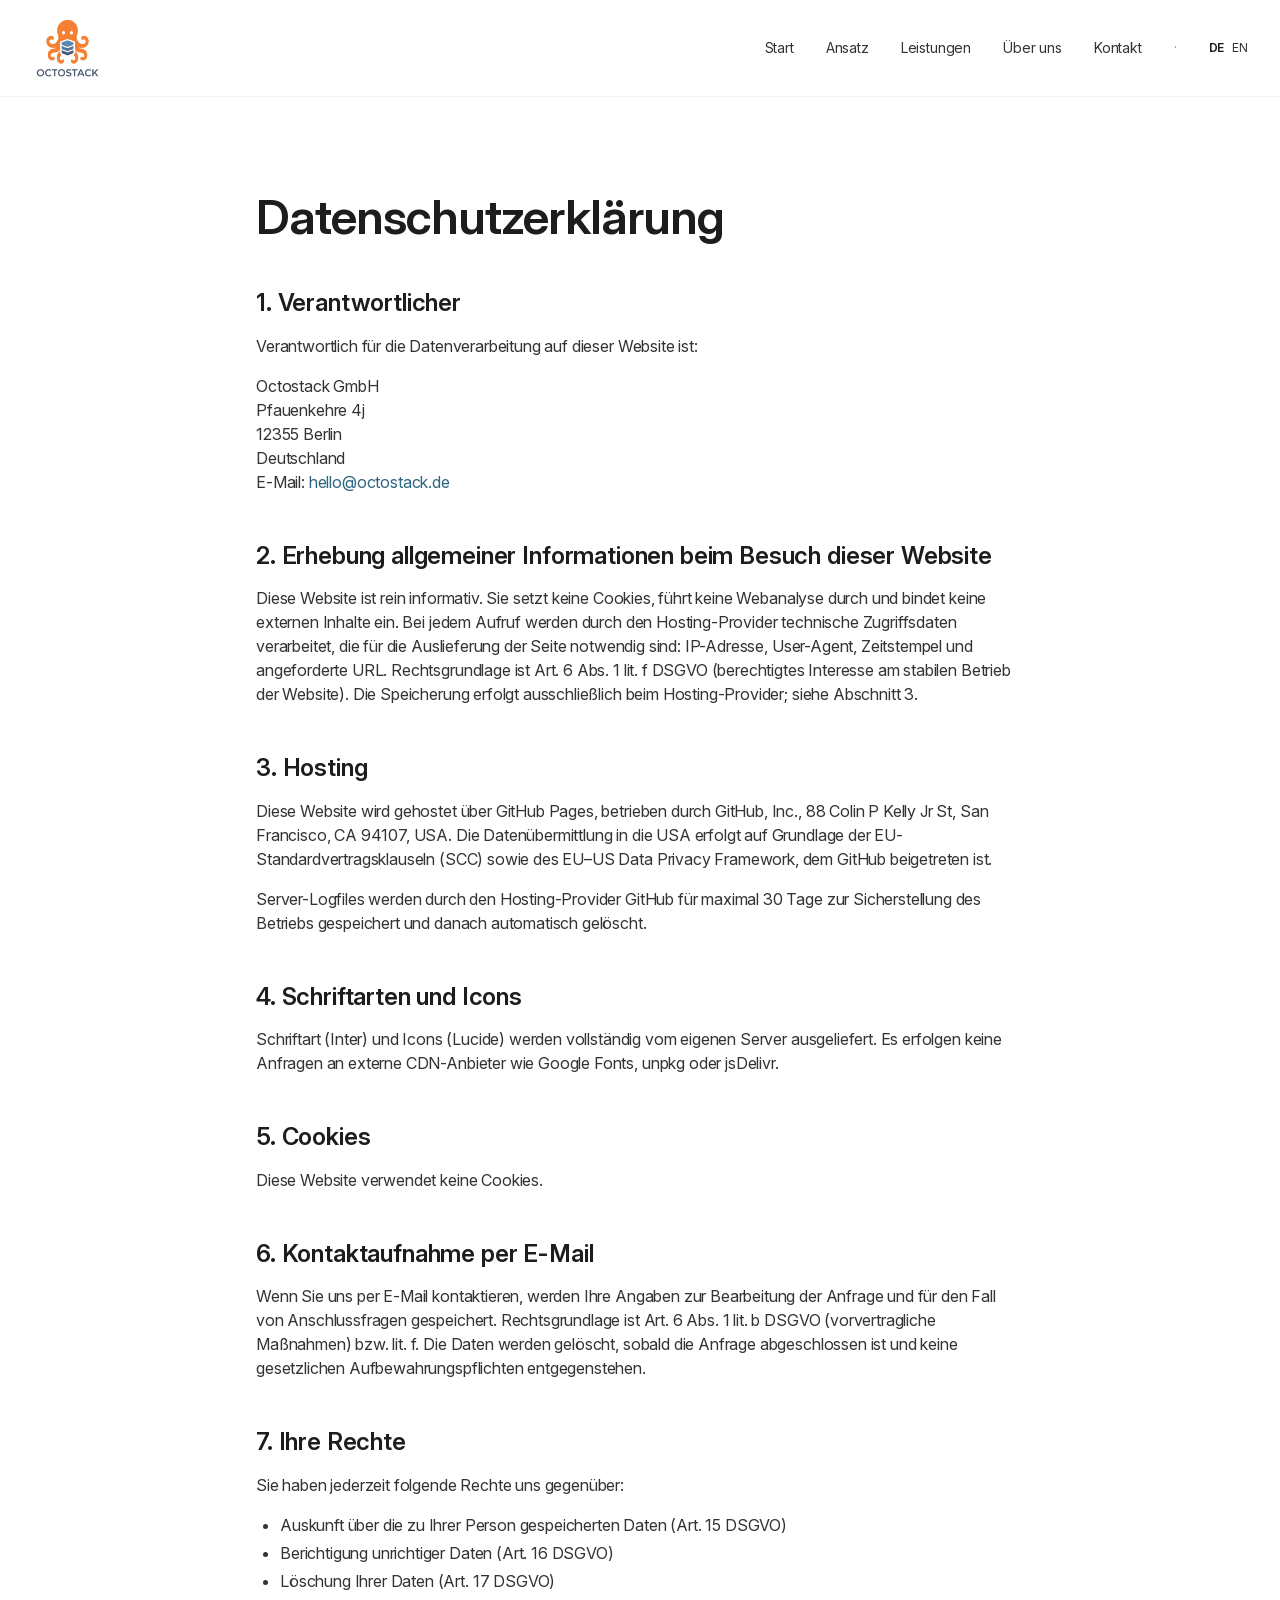
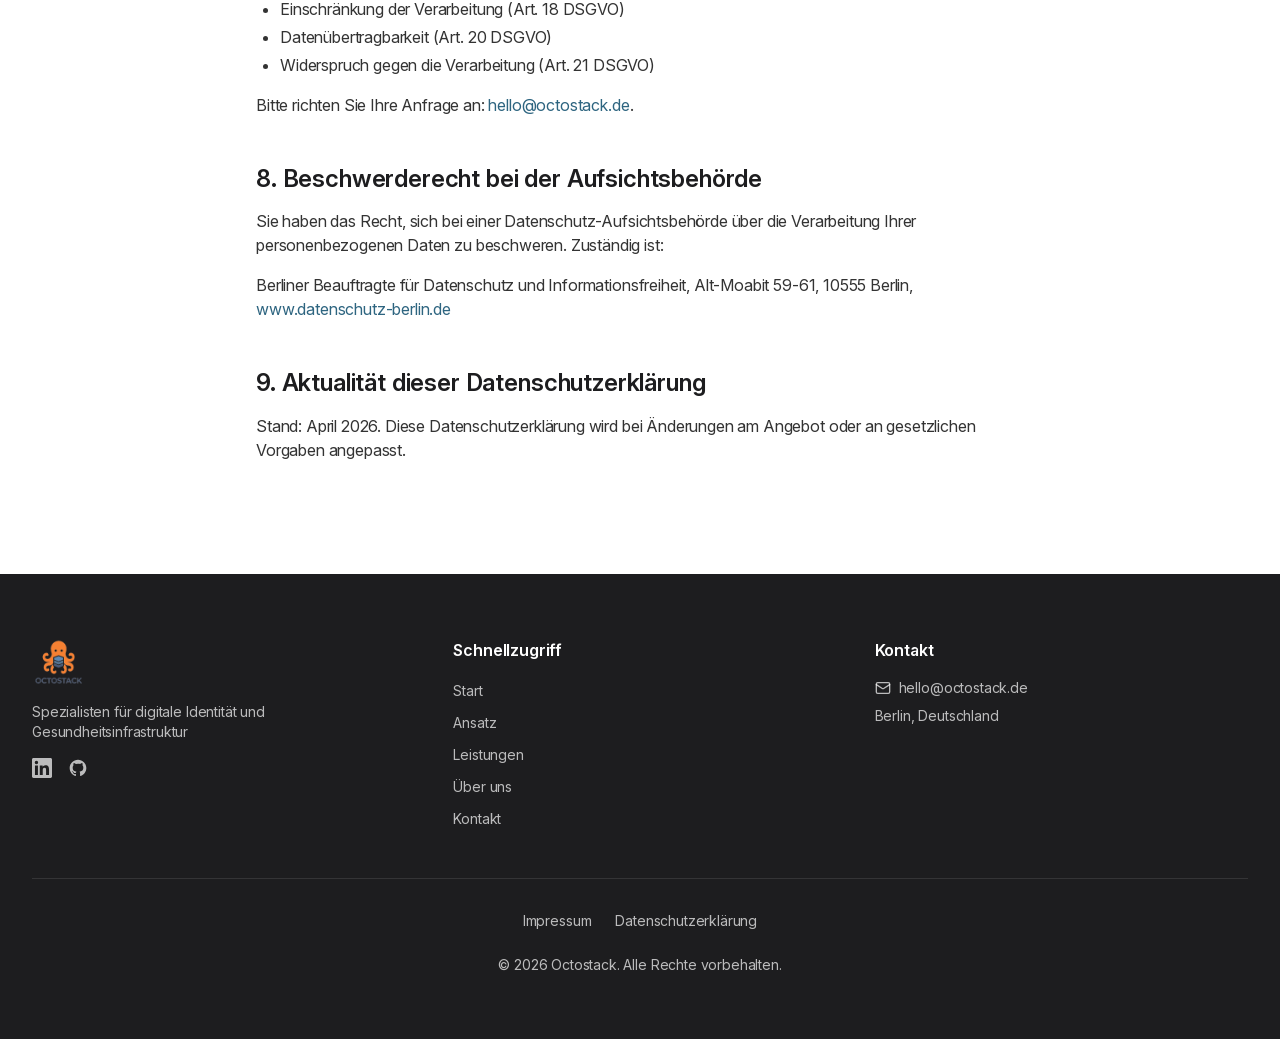
<file: datenschutz/index.html>
<!DOCTYPE html>
<html lang="de">
<head>
    <meta charset="UTF-8">
    <meta name="viewport" content="width=device-width, initial-scale=1.0">
    <title>Datenschutzerklärung | Octostack</title>
    <meta name="description" content="Spezialisierte Infrastruktur, SRE und Softwareentwicklung für Systeme der digitalen Identität, EUDI-Wallet-Implementierungen und gematik-konforme Digital-Health-Lösungen.">
    <meta name="keywords" content="digitale Identität, EUDI Wallet, eIDAS, Digital Health, gematik, Telematikinfrastruktur, Identitätsinfrastruktur, Healthcare IT, SRE, DevOps, Cloud-Infrastruktur">

    <link rel="icon" type="image/png" sizes="32x32" href="/assets/images/favicon-32.png">
    <link rel="icon" type="image/png" sizes="64x64" href="/assets/images/octostack-64.png">
    <link rel="apple-touch-icon" sizes="180x180" href="/assets/images/octostack-180.png">

    <link rel="canonical" href="https://octostack.de/datenschutz/">
    <link rel="alternate" hreflang="de" href="https://octostack.de/">
    <link rel="alternate" hreflang="en" href="https://octostack.de/en/">
    <link rel="alternate" hreflang="x-default" href="https://octostack.de/">
    <link rel="preload" as="font" type="font/woff2" href="/assets/fonts/InterVariable.woff2" crossorigin>
    <link rel="stylesheet" href="/assets/css/main.css">

    <script src="/assets/js/lucide.min.js" defer></script>
</head>
<body class="flex flex-col min-h-screen">
    <header class="sticky top-0 z-50 bg-white/80 backdrop-blur-[20px] backdrop-saturate-[180%] border-b border-black/5">
    <div class="container mx-auto px-4 sm:px-6 lg:px-8">
        <div class="flex items-center justify-between h-20 md:h-24">
            <!-- Logo -->
            <a href="/"
               aria-label="Octostack Startseite"
               class="flex items-center space-x-3 hover:opacity-80 transition-opacity">
                <img src="/assets/images/octostack-logo.png" alt="Octostack Logo" class="h-12 md:h-16 w-auto">
            </a>

            <!-- Desktop Navigation -->
            <nav class="hidden md:flex items-center space-x-8">
                <a href="#home" class="nav-link text-sm font-normal transition-colors cursor-pointer text-ink-700 hover:text-ink-800">Start</a>
                <a href="#how" class="nav-link text-sm font-normal transition-colors cursor-pointer text-ink-700 hover:text-ink-800">Ansatz</a>
                <a href="#services" class="nav-link text-sm font-normal transition-colors cursor-pointer text-ink-700 hover:text-ink-800">Leistungen</a>
                <a href="#about" class="nav-link text-sm font-normal transition-colors cursor-pointer text-ink-700 hover:text-ink-800">Über uns</a>
                <a href="#contact" class="nav-link text-sm font-normal transition-colors cursor-pointer text-ink-700 hover:text-ink-800">Kontakt</a>
                <span class="text-xs text-ink-600 select-none ml-2" aria-hidden="true">·</span>
                <div class="flex items-center space-x-2 text-xs" role="group" aria-label="Language">
                    
                        <span class="font-semibold text-ink-800" aria-current="page">DE</span>
                        <a href="/en/" data-locale-switch class="text-ink-700 hover:text-ink-800">EN</a>
                    
                </div>
            </nav>

            <!-- Mobile Menu Button -->
            <button id="mobile-menu-btn"
                    class="md:hidden p-2 text-ink-700 hover:text-ink-800"
                    aria-label="Menü umschalten"
                    aria-expanded="false"
                    aria-controls="mobile-menu">
                <i data-lucide="menu" class="w-6 h-6" id="menu-icon"></i>
                <i data-lucide="x" class="w-6 h-6 hidden" id="close-icon"></i>
            </button>
        </div>

        <!-- Mobile Navigation -->
        <nav id="mobile-menu" class="hidden md:hidden py-4 border-t border-black/5">
            <a href="#home" class="nav-link block py-3 text-base font-normal transition-colors cursor-pointer text-ink-700 hover:text-ink-800">Start</a>
            <a href="#how" class="nav-link block py-3 text-base font-normal transition-colors cursor-pointer text-ink-700 hover:text-ink-800">Ansatz</a>
            <a href="#services" class="nav-link block py-3 text-base font-normal transition-colors cursor-pointer text-ink-700 hover:text-ink-800">Leistungen</a>
            <a href="#about" class="nav-link block py-3 text-base font-normal transition-colors cursor-pointer text-ink-700 hover:text-ink-800">Über uns</a>
            <a href="#contact" class="nav-link block py-3 text-base font-normal transition-colors cursor-pointer text-ink-700 hover:text-ink-800">Kontakt</a>
            <div class="flex items-center space-x-4 pt-3 mt-3 border-t border-black/5 text-sm" role="group" aria-label="Language">
                
                    <span class="font-semibold text-ink-800" aria-current="page">DE</span>
                    <a href="/en/" data-locale-switch class="text-ink-700 hover:text-ink-800">EN</a>
                
            </div>
        </nav>
    </div>
</header>


    <main class="flex-grow">
        <section class="bg-paper-50 py-16 md:py-24">
    <div class="container mx-auto px-4 sm:px-6 lg:px-8">
        <article class="max-w-3xl mx-auto">
            
            <h1 class="text-4xl md:text-5xl font-semibold leading-[1.1] tracking-[-0.02em] text-ink-800 mb-10">
                Datenschutzerklärung
            </h1>
            <div class="legal-prose">
                <h2 id="1-verantwortlicher">1. Verantwortlicher</h2>

<p>Verantwortlich für die Datenverarbeitung auf dieser Website ist:</p>

<p>Octostack GmbH<br />
Pfauenkehre 4j<br />
12355 Berlin<br />
Deutschland<br />
E-Mail: <a href="mailto:hello@octostack.de">hello@octostack.de</a></p>

<h2 id="2-erhebung-allgemeiner-informationen-beim-besuch-dieser-website">2. Erhebung allgemeiner Informationen beim Besuch dieser Website</h2>

<p>Diese Website ist rein informativ. Sie setzt keine Cookies, führt keine Webanalyse durch und bindet keine externen Inhalte ein. Bei jedem Aufruf werden durch den Hosting-Provider technische Zugriffsdaten verarbeitet, die für die Auslieferung der Seite notwendig sind: IP-Adresse, User-Agent, Zeitstempel und angeforderte URL. Rechtsgrundlage ist Art. 6 Abs. 1 lit. f DSGVO (berechtigtes Interesse am stabilen Betrieb der Website). Die Speicherung erfolgt ausschließlich beim Hosting-Provider; siehe Abschnitt 3.</p>

<h2 id="3-hosting">3. Hosting</h2>

<p>Diese Website wird gehostet über GitHub Pages, betrieben durch GitHub, Inc., 88 Colin P Kelly Jr St, San Francisco, CA 94107, USA. Die Datenübermittlung in die USA erfolgt auf Grundlage der EU-Standardvertragsklauseln (SCC) sowie des EU–US Data Privacy Framework, dem GitHub beigetreten ist.</p>

<p>Server-Logfiles werden durch den Hosting-Provider GitHub für maximal 30 Tage zur Sicherstellung des Betriebs gespeichert und danach automatisch gelöscht.</p>

<h2 id="4-schriftarten-und-icons">4. Schriftarten und Icons</h2>

<p>Schriftart (Inter) und Icons (Lucide) werden vollständig vom eigenen Server ausgeliefert. Es erfolgen keine Anfragen an externe CDN-Anbieter wie Google Fonts, unpkg oder jsDelivr.</p>

<h2 id="5-cookies">5. Cookies</h2>

<p>Diese Website verwendet keine Cookies.</p>

<h2 id="6-kontaktaufnahme-per-e-mail">6. Kontaktaufnahme per E-Mail</h2>

<p>Wenn Sie uns per E-Mail kontaktieren, werden Ihre Angaben zur Bearbeitung der Anfrage und für den Fall von Anschlussfragen gespeichert. Rechtsgrundlage ist Art. 6 Abs. 1 lit. b DSGVO (vorvertragliche Maßnahmen) bzw. lit. f. Die Daten werden gelöscht, sobald die Anfrage abgeschlossen ist und keine gesetzlichen Aufbewahrungspflichten entgegenstehen.</p>

<h2 id="7-ihre-rechte">7. Ihre Rechte</h2>

<p>Sie haben jederzeit folgende Rechte uns gegenüber:</p>

<ul>
  <li>Auskunft über die zu Ihrer Person gespeicherten Daten (Art. 15 DSGVO)</li>
  <li>Berichtigung unrichtiger Daten (Art. 16 DSGVO)</li>
  <li>Löschung Ihrer Daten (Art. 17 DSGVO)</li>
  <li>Einschränkung der Verarbeitung (Art. 18 DSGVO)</li>
  <li>Datenübertragbarkeit (Art. 20 DSGVO)</li>
  <li>Widerspruch gegen die Verarbeitung (Art. 21 DSGVO)</li>
</ul>

<p>Bitte richten Sie Ihre Anfrage an: <a href="mailto:hello@octostack.de">hello@octostack.de</a>.</p>

<h2 id="8-beschwerderecht-bei-der-aufsichtsbehörde">8. Beschwerderecht bei der Aufsichtsbehörde</h2>

<p>Sie haben das Recht, sich bei einer Datenschutz-Aufsichtsbehörde über die Verarbeitung Ihrer personenbezogenen Daten zu beschweren. Zuständig ist:</p>

<p>Berliner Beauftragte für Datenschutz und Informationsfreiheit, Alt-Moabit 59-61, 10555 Berlin, <a href="https://www.datenschutz-berlin.de" class="text-brand-link hover:underline">www.datenschutz-berlin.de</a></p>

<h2 id="9-aktualität-dieser-datenschutzerklärung">9. Aktualität dieser Datenschutzerklärung</h2>

<p>Stand: April 2026. Diese Datenschutzerklärung wird bei Änderungen am Angebot oder an gesetzlichen Vorgaben angepasst.</p>

            </div>
        </article>
    </div>
</section>

    </main>

    <footer class="bg-ink-800 text-white/70">
    <div class="container mx-auto px-4 sm:px-6 lg:px-8">
        <div class="py-12 md:py-16">
            <div class="grid grid-cols-1 md:grid-cols-3 gap-8 md:gap-12">
                <!-- Company Info -->
                <div>
                    <div class="mb-4">
                        <img src="/assets/images/octostack-logo.png" alt="Octostack Logo" class="h-12 w-auto">
                    </div>
                    <p class="text-sm mb-4">Spezialisten für digitale Identität und Gesundheitsinfrastruktur</p>
                    <div class="flex space-x-4">
                        <a href="https://www.linkedin.com/in/liang-shi-berlin/" target="_blank" rel="noopener noreferrer" class="hover:text-white transition-colors" aria-label="LinkedIn">
                            <svg xmlns="http://www.w3.org/2000/svg" viewBox="0 0 24 24" fill="currentColor" class="w-5 h-5" aria-hidden="true"><path d="M20.447 20.452h-3.554v-5.569c0-1.328-.027-3.037-1.852-3.037-1.853 0-2.136 1.445-2.136 2.939v5.667H9.351V9h3.414v1.561h.046c.477-.9 1.637-1.85 3.37-1.85 3.601 0 4.267 2.37 4.267 5.455v6.286zM5.337 7.433a2.062 2.062 0 0 1-2.063-2.065 2.063 2.063 0 1 1 2.063 2.065zm1.782 13.019H3.555V9h3.564v11.452zM22.225 0H1.771C.792 0 0 .774 0 1.729v20.542C0 23.227.792 24 1.771 24h20.451C23.2 24 24 23.227 24 22.271V1.729C24 .774 23.2 0 22.222 0h.003z"/></svg>

                        </a>
                        <a href="https://github.com/octostack-de/" target="_blank" rel="noopener noreferrer" class="hover:text-white transition-colors" aria-label="GitHub">
                            <svg xmlns="http://www.w3.org/2000/svg" viewBox="0 0 24 24" fill="currentColor" class="w-5 h-5" aria-hidden="true"><path fill-rule="evenodd" clip-rule="evenodd" d="M12 2C6.477 2 2 6.484 2 12.017c0 4.425 2.865 8.18 6.839 9.504.5.092.682-.217.682-.483 0-.237-.008-.868-.013-1.703-2.782.605-3.369-1.343-3.369-1.343-.454-1.158-1.11-1.466-1.11-1.466-.908-.62.069-.608.069-.608 1.003.07 1.531 1.032 1.531 1.032.892 1.53 2.341 1.088 2.91.832.092-.647.35-1.088.636-1.338-2.22-.253-4.555-1.113-4.555-4.951 0-1.093.39-1.988 1.029-2.688-.103-.253-.446-1.272.098-2.65 0 0 .84-.27 2.75 1.026A9.564 9.564 0 0 1 12 6.844c.85.004 1.705.115 2.504.337 1.909-1.296 2.747-1.027 2.747-1.027.546 1.379.202 2.398.1 2.651.64.7 1.028 1.595 1.028 2.688 0 3.848-2.339 4.695-4.566 4.943.359.309.678.919.678 1.852 0 1.336-.012 2.415-.012 2.743 0 .267.18.578.688.48C19.138 20.193 22 16.44 22 12.017 22 6.484 17.522 2 12 2z"/></svg>

                        </a>
                    </div>
                </div>

                <!-- Quick links -->
                <div>
                    <h3 class="font-semibold text-white mb-4">Schnellzugriff</h3>
                    <ul class="space-y-2">
                        <li><a href="#home" class="text-sm hover:text-white transition-colors">Start</a></li>
                        <li><a href="#how" class="text-sm hover:text-white transition-colors">Ansatz</a></li>
                        <li><a href="#services" class="text-sm hover:text-white transition-colors">Leistungen</a></li>
                        <li><a href="#about" class="text-sm hover:text-white transition-colors">Über uns</a></li>
                        <li><a href="#contact" class="text-sm hover:text-white transition-colors">Kontakt</a></li>
                    </ul>
                </div>

                <!-- Contact info -->
                <div>
                    <h3 class="font-semibold text-white mb-4">Kontakt</h3>
                    <ul class="space-y-2 text-sm">
                        <li>
                            <a href="mailto:hello@octostack.de" class="flex items-center space-x-2 hover:text-white transition-colors">
                                <i data-lucide="mail" class="w-4 h-4"></i>
                                <span>hello@octostack.de</span>
                            </a>
                        </li>
                        <li>Berlin, Deutschland</li>
                    </ul>
                </div>
            </div>

            <!-- Legal Links -->
            <nav class="mt-12 pt-8 border-t border-white/10 flex flex-col sm:flex-row justify-center gap-x-6 gap-y-2 text-sm" aria-label="Rechtliches">
                <a href="/impressum/" class="hover:text-white transition-colors">Impressum</a>
                <a href="/datenschutz/" class="hover:text-white transition-colors">Datenschutzerklärung</a>
            </nav>

            <!-- Copyright -->
            <div class="mt-6 text-center text-sm">
                <p>&copy; <span id="current-year"></span> Octostack. Alle Rechte vorbehalten.</p>
            </div>
        </div>
    </div>
</footer>

<script>
    document.getElementById('current-year').textContent = new Date().getFullYear();
</script>


    <script src="/assets/js/main.js"></script>
    <script>
        document.addEventListener('DOMContentLoaded', function () {
            lucide.createIcons();
        });
    </script>
</body>
</html>
</file>
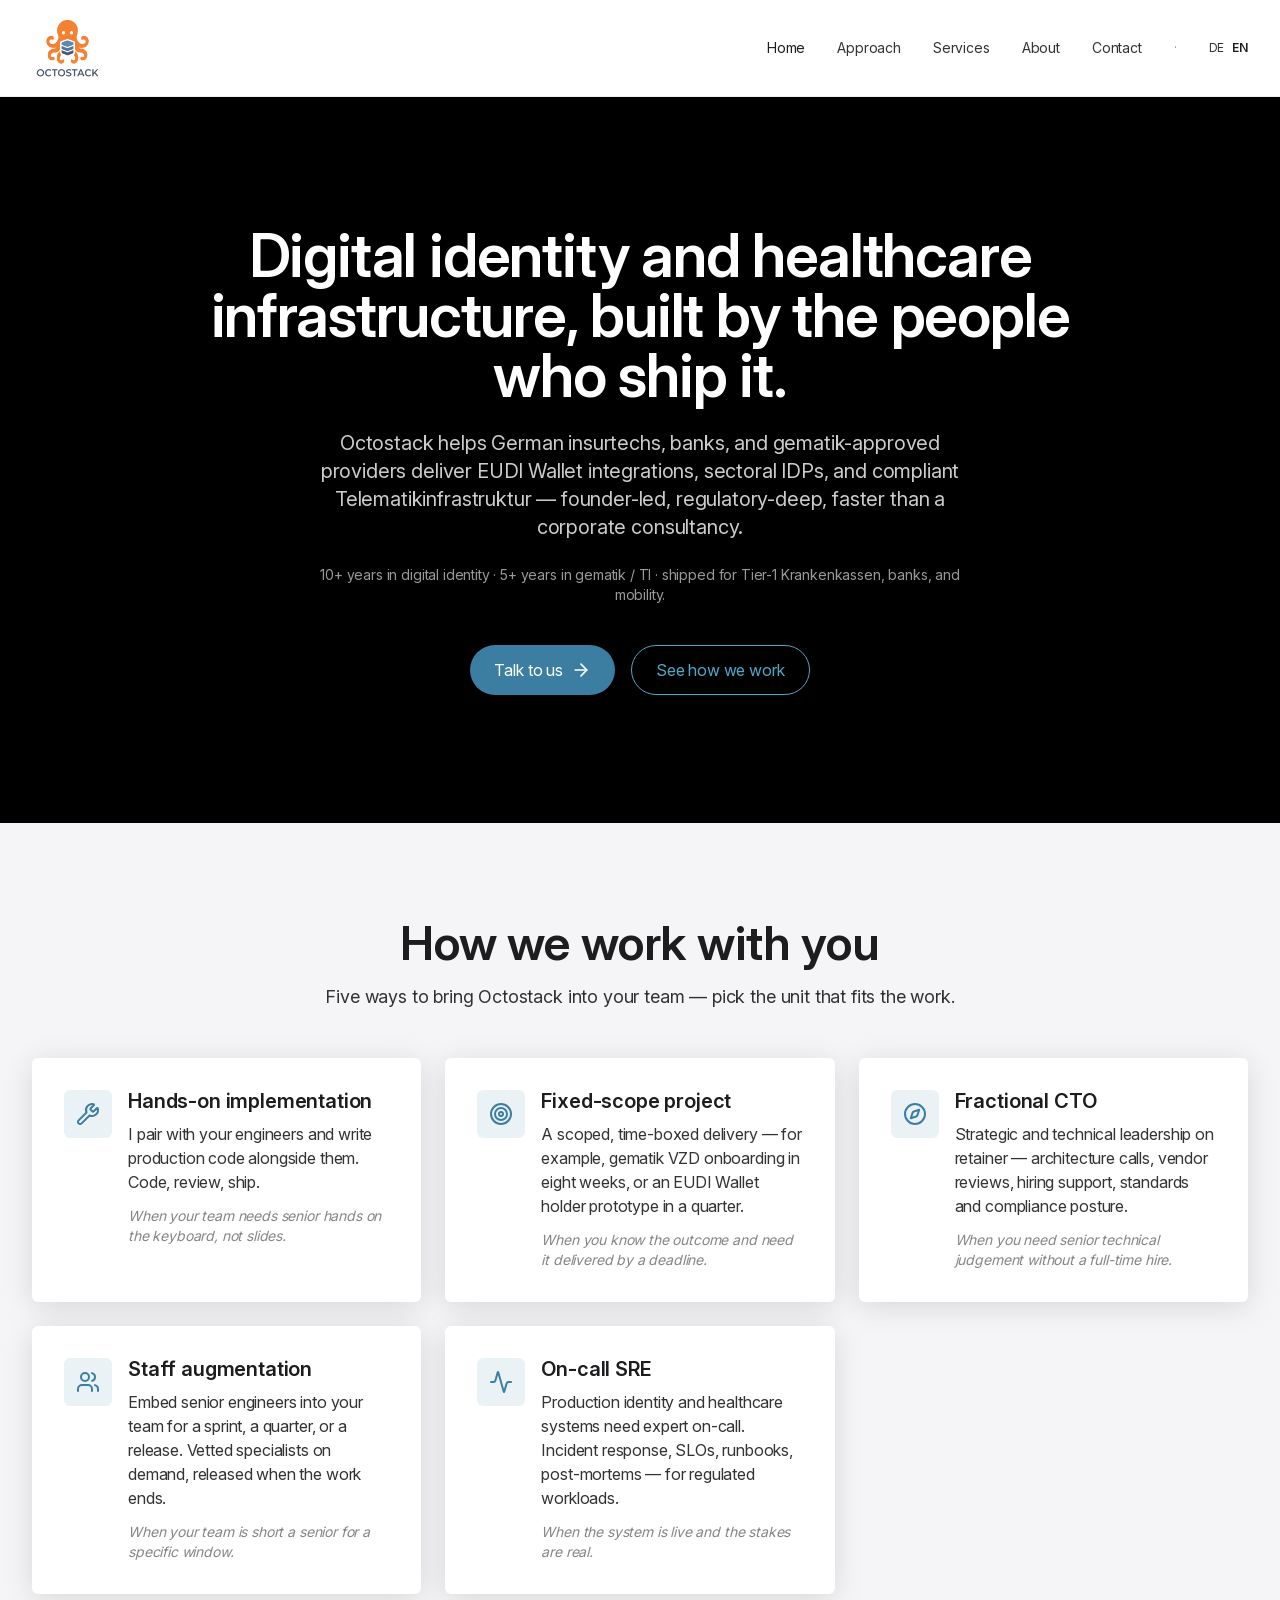
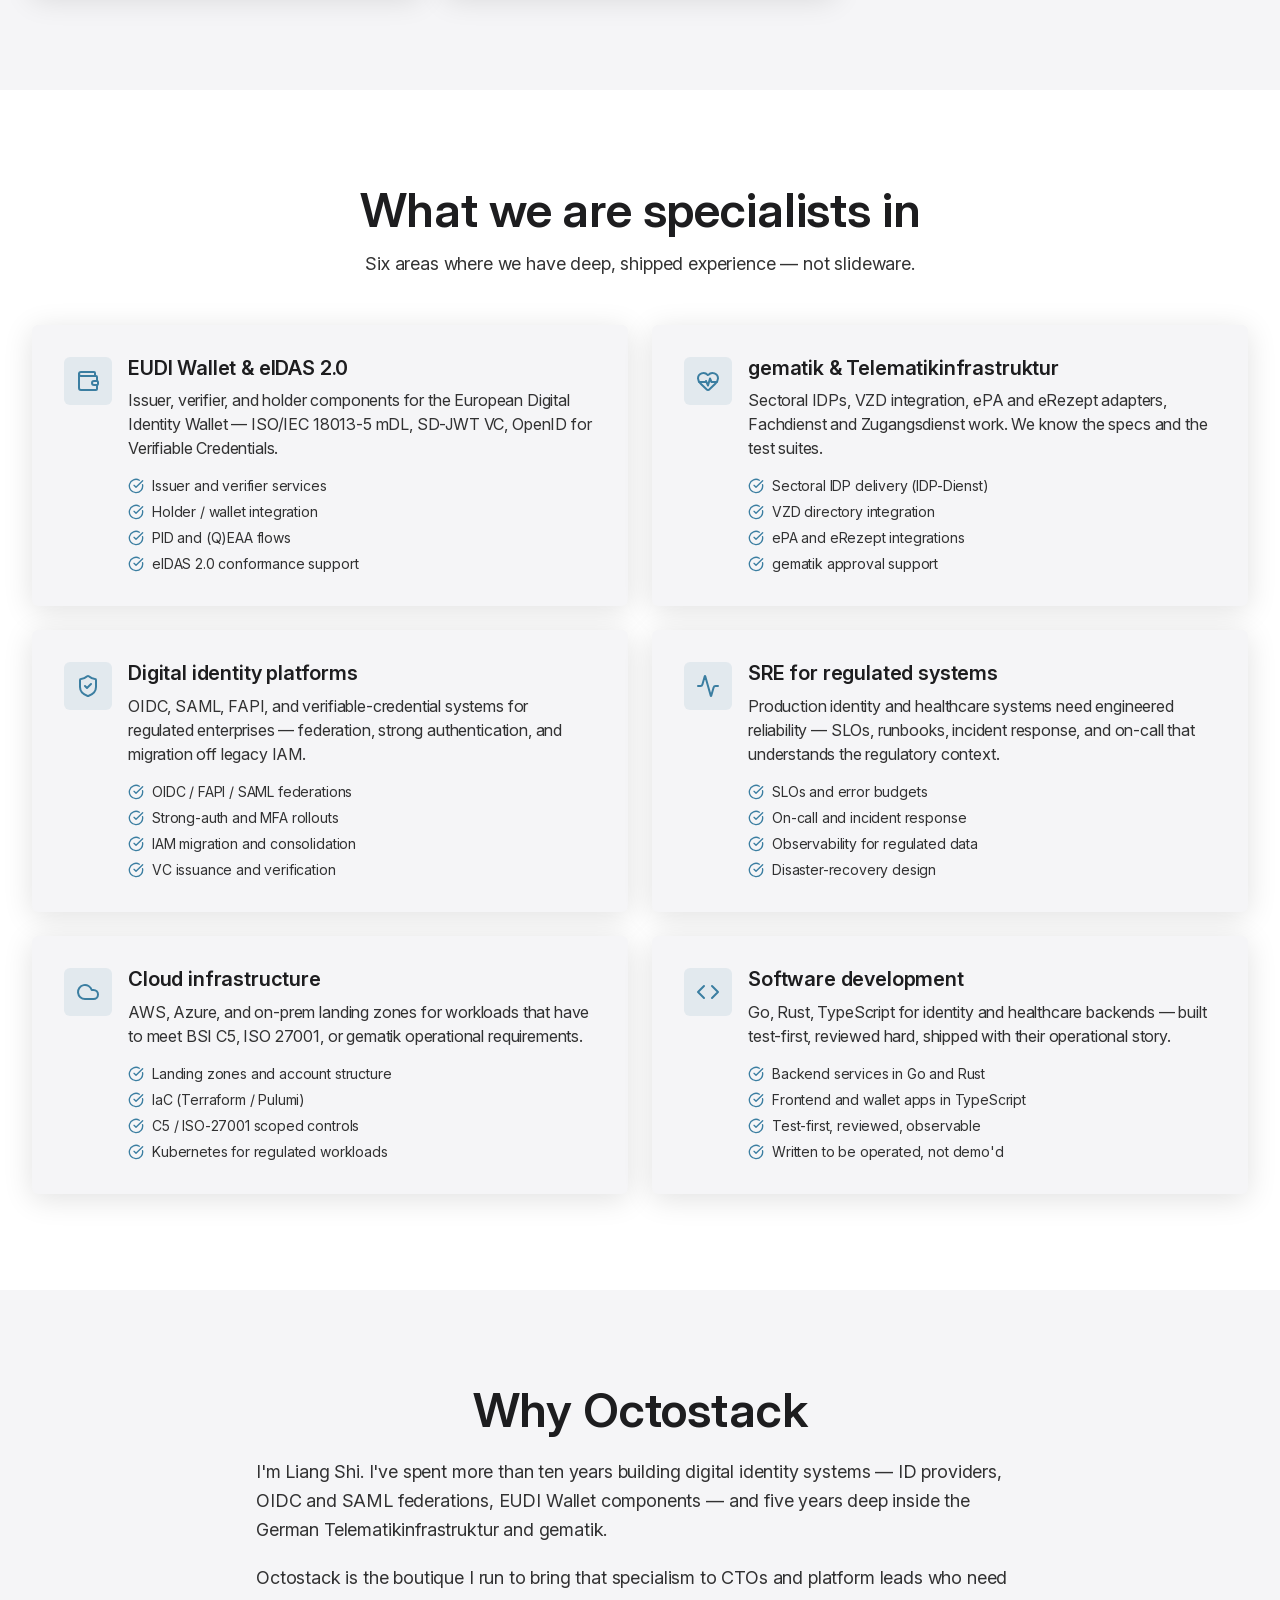
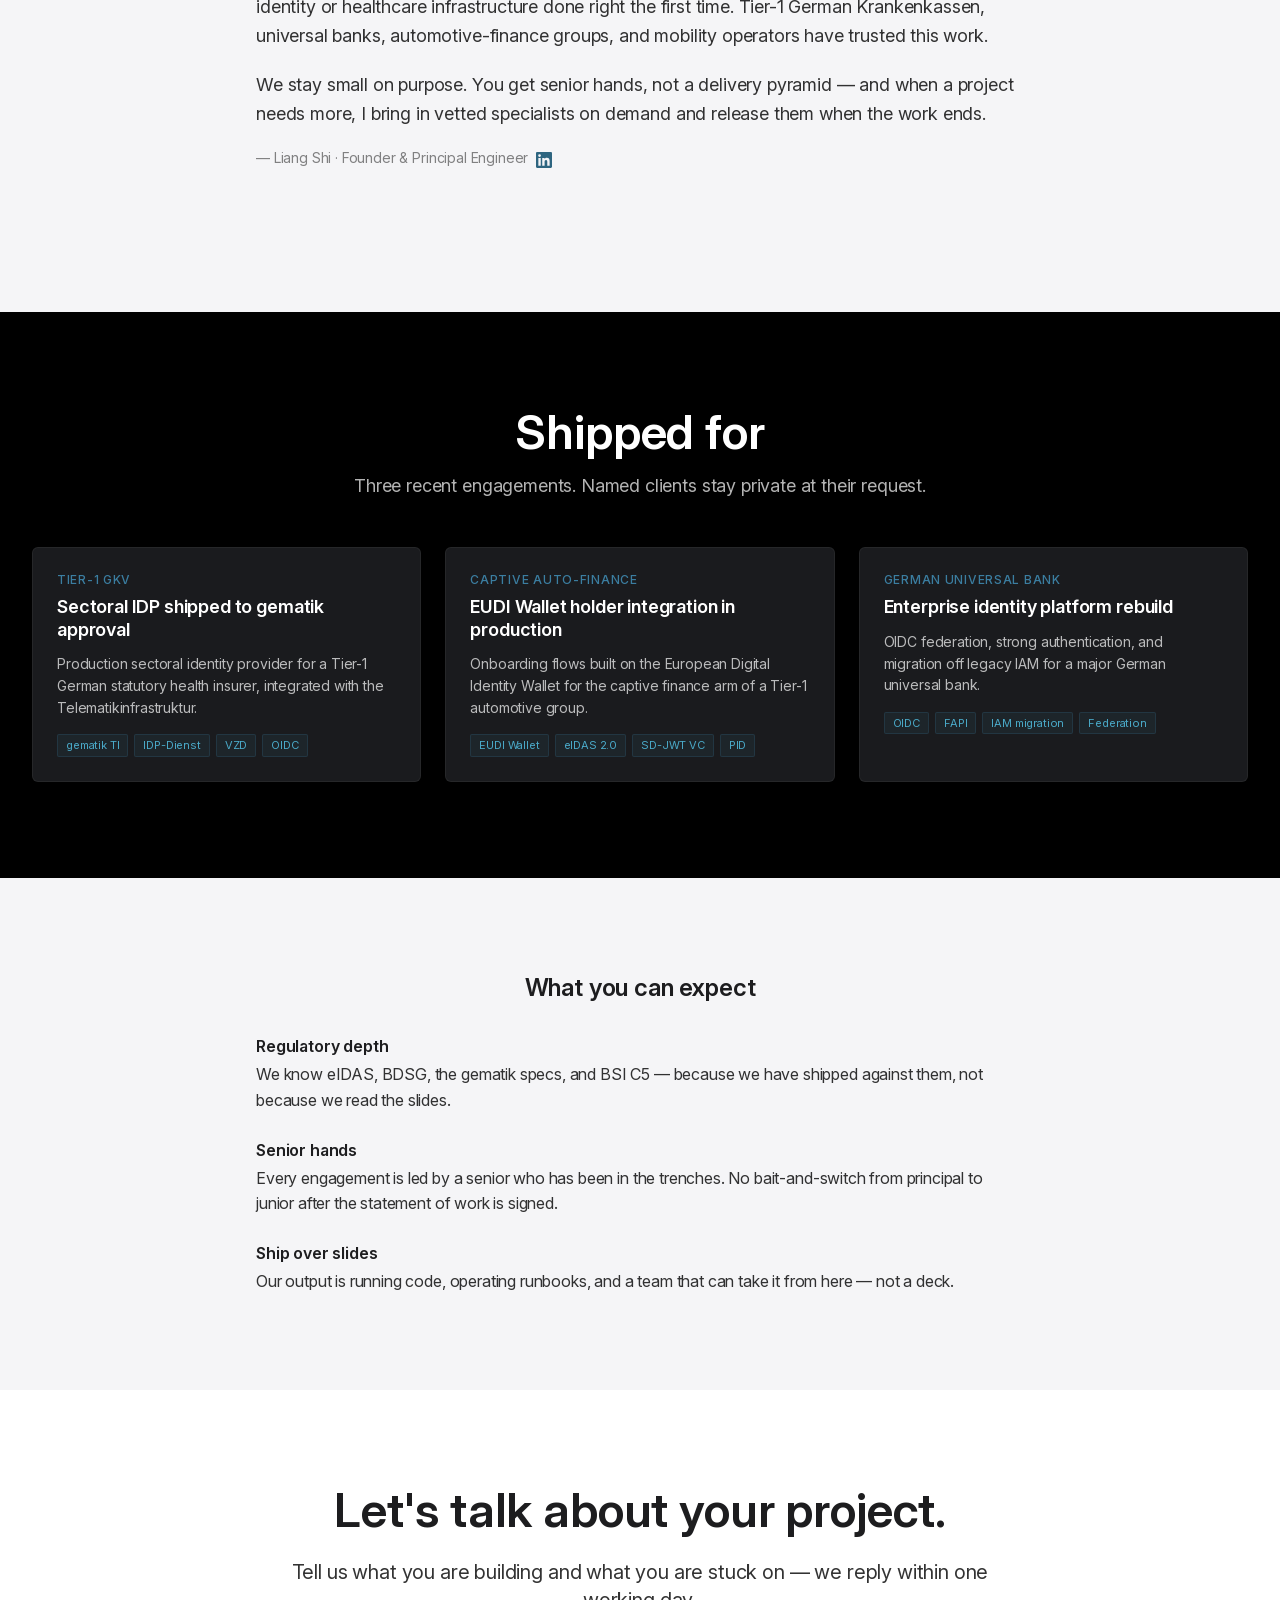
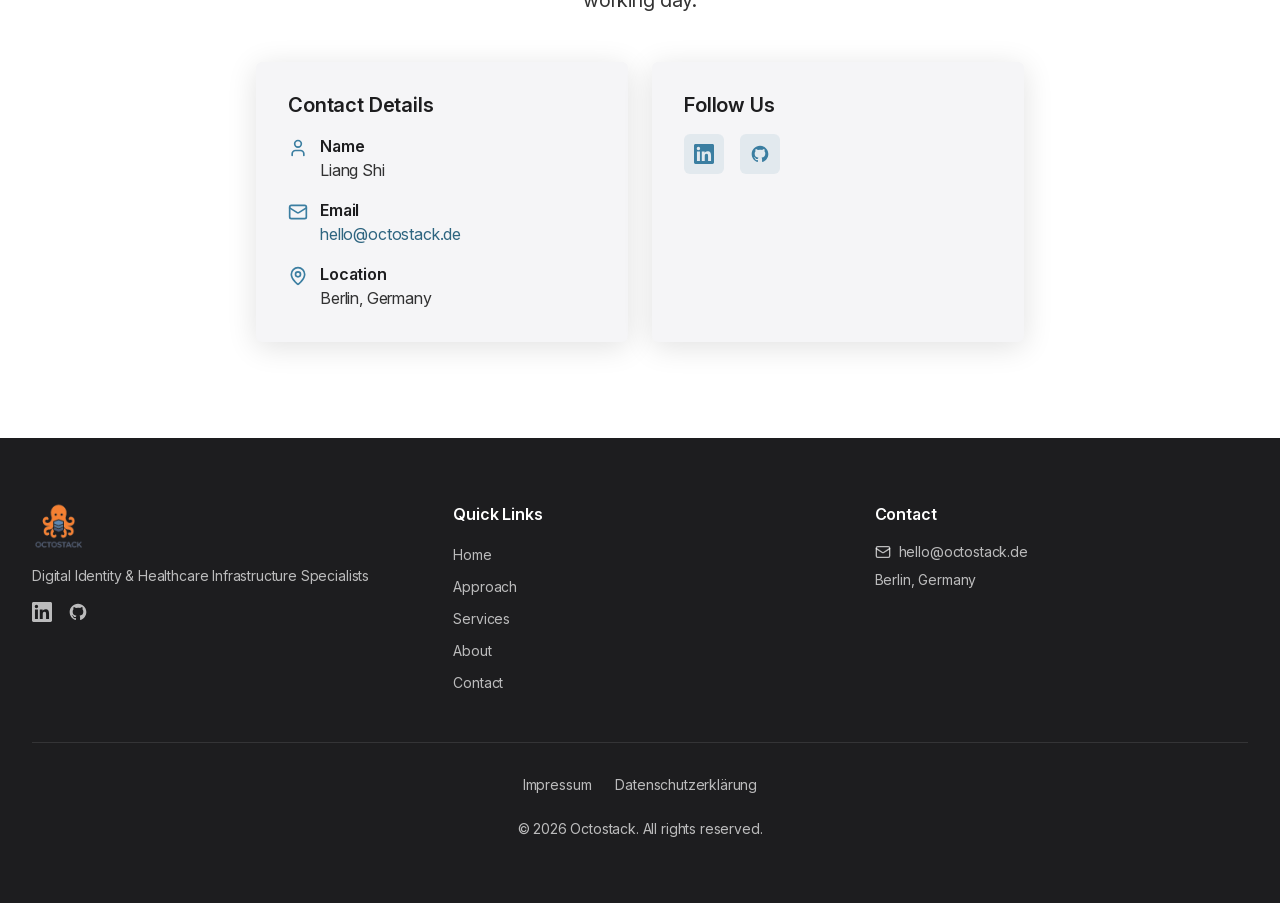
<file: en/index.html>
<!DOCTYPE html>
<html lang="en">
<head>
    <meta charset="UTF-8">
    <meta name="viewport" content="width=device-width, initial-scale=1.0">
    <title>Octostack</title>
    <meta name="description" content="Specialized infrastructure, SRE, and software development for digital identity systems, EUDI Wallet implementations, and gematik-compliant digital health solutions.">
    <meta name="keywords" content="digital identity, EUDI Wallet, eIDAS, digital health, gematik, Telematikinfrastruktur, identity infrastructure, healthcare IT, SRE, DevOps, cloud infrastructure">

    <link rel="icon" type="image/png" sizes="32x32" href="/assets/images/favicon-32.png">
    <link rel="icon" type="image/png" sizes="64x64" href="/assets/images/octostack-64.png">
    <link rel="apple-touch-icon" sizes="180x180" href="/assets/images/octostack-180.png">

    <link rel="canonical" href="https://octostack.de/en/">
    <link rel="alternate" hreflang="de" href="https://octostack.de/">
    <link rel="alternate" hreflang="en" href="https://octostack.de/en/">
    <link rel="alternate" hreflang="x-default" href="https://octostack.de/">
    <link rel="preload" as="font" type="font/woff2" href="/assets/fonts/InterVariable.woff2" crossorigin>
    <link rel="stylesheet" href="/assets/css/main.css">

    <script src="/assets/js/lucide.min.js" defer></script>
</head>
<body class="flex flex-col min-h-screen">
    <header class="sticky top-0 z-50 bg-white/80 backdrop-blur-[20px] backdrop-saturate-[180%] border-b border-black/5">
    <div class="container mx-auto px-4 sm:px-6 lg:px-8">
        <div class="flex items-center justify-between h-20 md:h-24">
            <!-- Logo -->
            <a href="/"
               aria-label="Octostack home"
               class="flex items-center space-x-3 hover:opacity-80 transition-opacity">
                <img src="/assets/images/octostack-logo.png" alt="Octostack Logo" class="h-12 md:h-16 w-auto">
            </a>

            <!-- Desktop Navigation -->
            <nav class="hidden md:flex items-center space-x-8">
                <a href="#home" class="nav-link text-sm font-normal transition-colors cursor-pointer text-ink-700 hover:text-ink-800">Home</a>
                <a href="#how" class="nav-link text-sm font-normal transition-colors cursor-pointer text-ink-700 hover:text-ink-800">Approach</a>
                <a href="#services" class="nav-link text-sm font-normal transition-colors cursor-pointer text-ink-700 hover:text-ink-800">Services</a>
                <a href="#about" class="nav-link text-sm font-normal transition-colors cursor-pointer text-ink-700 hover:text-ink-800">About</a>
                <a href="#contact" class="nav-link text-sm font-normal transition-colors cursor-pointer text-ink-700 hover:text-ink-800">Contact</a>
                <span class="text-xs text-ink-600 select-none ml-2" aria-hidden="true">·</span>
                <div class="flex items-center space-x-2 text-xs" role="group" aria-label="Language">
                    
                        <a href="/" data-locale-switch class="text-ink-700 hover:text-ink-800">DE</a>
                        <span class="font-semibold text-ink-800" aria-current="page">EN</span>
                    
                </div>
            </nav>

            <!-- Mobile Menu Button -->
            <button id="mobile-menu-btn"
                    class="md:hidden p-2 text-ink-700 hover:text-ink-800"
                    aria-label="Toggle menu"
                    aria-expanded="false"
                    aria-controls="mobile-menu">
                <i data-lucide="menu" class="w-6 h-6" id="menu-icon"></i>
                <i data-lucide="x" class="w-6 h-6 hidden" id="close-icon"></i>
            </button>
        </div>

        <!-- Mobile Navigation -->
        <nav id="mobile-menu" class="hidden md:hidden py-4 border-t border-black/5">
            <a href="#home" class="nav-link block py-3 text-base font-normal transition-colors cursor-pointer text-ink-700 hover:text-ink-800">Home</a>
            <a href="#how" class="nav-link block py-3 text-base font-normal transition-colors cursor-pointer text-ink-700 hover:text-ink-800">Approach</a>
            <a href="#services" class="nav-link block py-3 text-base font-normal transition-colors cursor-pointer text-ink-700 hover:text-ink-800">Services</a>
            <a href="#about" class="nav-link block py-3 text-base font-normal transition-colors cursor-pointer text-ink-700 hover:text-ink-800">About</a>
            <a href="#contact" class="nav-link block py-3 text-base font-normal transition-colors cursor-pointer text-ink-700 hover:text-ink-800">Contact</a>
            <div class="flex items-center space-x-4 pt-3 mt-3 border-t border-black/5 text-sm" role="group" aria-label="Language">
                
                    <a href="/" data-locale-switch class="text-ink-700 hover:text-ink-800">DE</a>
                    <span class="font-semibold text-ink-800" aria-current="page">EN</span>
                
            </div>
        </nav>
    </div>
</header>


    <main class="flex-grow">
        
<!-- Hero Section -->
<section id="home" class="bg-ink-900 py-20 md:py-32">
    <div class="container mx-auto px-4 sm:px-6 lg:px-8">
        <div class="max-w-4xl mx-auto text-center">
            <!-- Heading -->
            <h1 class="text-5xl md:text-6xl font-semibold leading-[1.07] tracking-[-0.02em] text-white mb-6">
                Digital identity and healthcare infrastructure, built by the people who ship it.
            </h1>

            <!-- Subheading -->
            <p class="text-lg md:text-xl leading-[1.5] text-white/80 mb-6 max-w-2xl mx-auto">
                Octostack helps German insurtechs, banks, and gematik-approved providers deliver EUDI Wallet integrations, sectoral IDPs, and compliant Telematikinfrastruktur — founder-led, regulatory-deep, faster than a corporate consultancy.
            </p>

            <!-- Proof microline -->
            <p class="text-sm text-white/60 mb-10 max-w-2xl mx-auto">
                10+ years in digital identity · 5+ years in gematik / TI · shipped for Tier-1 Krankenkassen, banks, and mobility.
            </p>

            <!-- CTAs -->
            <div class="flex flex-col sm:flex-row gap-4 justify-center">
                <a href="#contact" class="inline-flex items-center justify-center gap-2 px-6 py-3 text-base font-normal rounded-full text-white bg-brand-500 hover:bg-brand-600 transition-colors focus-visible:ring-2 focus-visible:ring-brand-500/40 focus-visible:outline-none">
                    Talk to us
                    <i data-lucide="arrow-right" class="w-5 h-5"></i>
                </a>
                <a href="#how" class="inline-flex items-center justify-center gap-2 px-6 py-3 text-base font-normal rounded-full text-brand-darklink border border-brand-darklink hover:bg-brand-darklink hover:text-ink-900 transition-colors focus-visible:ring-2 focus-visible:ring-brand-500/40 focus-visible:outline-none">
                    See how we work
                </a>
            </div>
        </div>
    </div>
</section>

<!-- How we work -->
<section id="how" class="py-16 md:py-24 bg-paper-100">
    <div class="container mx-auto px-4 sm:px-6 lg:px-8">
        <div class="text-center mb-12">
            <h2 class="text-4xl md:text-5xl font-semibold leading-[1.1] text-ink-800 mb-4">
                How we work with you
            </h2>
            <p class="text-lg leading-[1.5] text-ink-700 max-w-2xl mx-auto">
                Five ways to bring Octostack into your team — pick the unit that fits the work.
            </p>
        </div>

        <div class="grid grid-cols-1 md:grid-cols-2 lg:grid-cols-3 gap-6">
            
            <div class="bg-white rounded-md p-8 shadow-card">
                <div class="flex items-start space-x-4">
                    <div class="flex-shrink-0">
                        <div class="w-12 h-12 rounded-md bg-brand-500/10 flex items-center justify-center">
                            <i data-lucide="wrench" class="w-6 h-6 text-brand-500"></i>
                        </div>
                    </div>
                    <div class="flex-1">
                        <h3 class="text-xl font-semibold leading-[1.19] mb-2 text-ink-800">Hands-on implementation</h3>
                        <p class="text-ink-700 mb-3">I pair with your engineers and write production code alongside them. Code, review, ship.</p>
                        <p class="text-sm text-ink-600 italic">When your team needs senior hands on the keyboard, not slides.</p>
                    </div>
                </div>
            </div>
            
            <div class="bg-white rounded-md p-8 shadow-card">
                <div class="flex items-start space-x-4">
                    <div class="flex-shrink-0">
                        <div class="w-12 h-12 rounded-md bg-brand-500/10 flex items-center justify-center">
                            <i data-lucide="target" class="w-6 h-6 text-brand-500"></i>
                        </div>
                    </div>
                    <div class="flex-1">
                        <h3 class="text-xl font-semibold leading-[1.19] mb-2 text-ink-800">Fixed-scope project</h3>
                        <p class="text-ink-700 mb-3">A scoped, time-boxed delivery — for example, gematik VZD onboarding in eight weeks, or an EUDI Wallet holder prototype in a quarter.</p>
                        <p class="text-sm text-ink-600 italic">When you know the outcome and need it delivered by a deadline.</p>
                    </div>
                </div>
            </div>
            
            <div class="bg-white rounded-md p-8 shadow-card">
                <div class="flex items-start space-x-4">
                    <div class="flex-shrink-0">
                        <div class="w-12 h-12 rounded-md bg-brand-500/10 flex items-center justify-center">
                            <i data-lucide="compass" class="w-6 h-6 text-brand-500"></i>
                        </div>
                    </div>
                    <div class="flex-1">
                        <h3 class="text-xl font-semibold leading-[1.19] mb-2 text-ink-800">Fractional CTO</h3>
                        <p class="text-ink-700 mb-3">Strategic and technical leadership on retainer — architecture calls, vendor reviews, hiring support, standards and compliance posture.</p>
                        <p class="text-sm text-ink-600 italic">When you need senior technical judgement without a full-time hire.</p>
                    </div>
                </div>
            </div>
            
            <div class="bg-white rounded-md p-8 shadow-card">
                <div class="flex items-start space-x-4">
                    <div class="flex-shrink-0">
                        <div class="w-12 h-12 rounded-md bg-brand-500/10 flex items-center justify-center">
                            <i data-lucide="users" class="w-6 h-6 text-brand-500"></i>
                        </div>
                    </div>
                    <div class="flex-1">
                        <h3 class="text-xl font-semibold leading-[1.19] mb-2 text-ink-800">Staff augmentation</h3>
                        <p class="text-ink-700 mb-3">Embed senior engineers into your team for a sprint, a quarter, or a release. Vetted specialists on demand, released when the work ends.</p>
                        <p class="text-sm text-ink-600 italic">When your team is short a senior for a specific window.</p>
                    </div>
                </div>
            </div>
            
            <div class="bg-white rounded-md p-8 shadow-card">
                <div class="flex items-start space-x-4">
                    <div class="flex-shrink-0">
                        <div class="w-12 h-12 rounded-md bg-brand-500/10 flex items-center justify-center">
                            <i data-lucide="activity" class="w-6 h-6 text-brand-500"></i>
                        </div>
                    </div>
                    <div class="flex-1">
                        <h3 class="text-xl font-semibold leading-[1.19] mb-2 text-ink-800">On-call SRE</h3>
                        <p class="text-ink-700 mb-3">Production identity and healthcare systems need expert on-call. Incident response, SLOs, runbooks, post-mortems — for regulated workloads.</p>
                        <p class="text-sm text-ink-600 italic">When the system is live and the stakes are real.</p>
                    </div>
                </div>
            </div>
            
        </div>
    </div>
</section>

<!-- Specialisms -->
<section id="services" class="py-16 md:py-24 bg-paper-50">
    <div class="container mx-auto px-4 sm:px-6 lg:px-8">
        <div class="text-center mb-12">
            <h2 class="text-4xl md:text-5xl font-semibold leading-[1.1] text-ink-800 mb-4">
                What we are specialists in
            </h2>
            <p class="text-lg leading-[1.5] text-ink-700 max-w-2xl mx-auto">
                Six areas where we have deep, shipped experience — not slideware.
            </p>
        </div>
        <div class="grid grid-cols-1 lg:grid-cols-2 gap-6">
            
            <div class="bg-paper-100 rounded-md p-8 shadow-card">
    <div class="flex items-start space-x-4">
        <div class="flex-shrink-0">
            <div class="w-12 h-12 rounded-md bg-brand-500/10 flex items-center justify-center">
                <i data-lucide="wallet" class="w-6 h-6 text-brand-500"></i>
            </div>
        </div>
        <div class="flex-1">
            <h3 class="text-xl font-semibold leading-[1.19] mb-2 text-ink-800">EUDI Wallet & eIDAS 2.0</h3>
            <p class="text-ink-700 mb-4">Issuer, verifier, and holder components for the European Digital Identity Wallet — ISO/IEC 18013-5 mDL, SD-JWT VC, OpenID for Verifiable Credentials.</p>
            <ul class="space-y-1.5">
                
                <li class="flex items-start">
                    <i data-lucide="check-circle" class="w-4 h-4 text-brand-500 mr-2 flex-shrink-0 mt-0.5"></i>
                    <span class="text-sm text-ink-700">Issuer and verifier services</span>
                </li>
                
                <li class="flex items-start">
                    <i data-lucide="check-circle" class="w-4 h-4 text-brand-500 mr-2 flex-shrink-0 mt-0.5"></i>
                    <span class="text-sm text-ink-700">Holder / wallet integration</span>
                </li>
                
                <li class="flex items-start">
                    <i data-lucide="check-circle" class="w-4 h-4 text-brand-500 mr-2 flex-shrink-0 mt-0.5"></i>
                    <span class="text-sm text-ink-700">PID and (Q)EAA flows</span>
                </li>
                
                <li class="flex items-start">
                    <i data-lucide="check-circle" class="w-4 h-4 text-brand-500 mr-2 flex-shrink-0 mt-0.5"></i>
                    <span class="text-sm text-ink-700">eIDAS 2.0 conformance support</span>
                </li>
                
            </ul>
        </div>
    </div>
</div>

            
            <div class="bg-paper-100 rounded-md p-8 shadow-card">
    <div class="flex items-start space-x-4">
        <div class="flex-shrink-0">
            <div class="w-12 h-12 rounded-md bg-brand-500/10 flex items-center justify-center">
                <i data-lucide="heart-pulse" class="w-6 h-6 text-brand-500"></i>
            </div>
        </div>
        <div class="flex-1">
            <h3 class="text-xl font-semibold leading-[1.19] mb-2 text-ink-800">gematik & Telematikinfrastruktur</h3>
            <p class="text-ink-700 mb-4">Sectoral IDPs, VZD integration, ePA and eRezept adapters, Fachdienst and Zugangsdienst work. We know the specs and the test suites.</p>
            <ul class="space-y-1.5">
                
                <li class="flex items-start">
                    <i data-lucide="check-circle" class="w-4 h-4 text-brand-500 mr-2 flex-shrink-0 mt-0.5"></i>
                    <span class="text-sm text-ink-700">Sectoral IDP delivery (IDP-Dienst)</span>
                </li>
                
                <li class="flex items-start">
                    <i data-lucide="check-circle" class="w-4 h-4 text-brand-500 mr-2 flex-shrink-0 mt-0.5"></i>
                    <span class="text-sm text-ink-700">VZD directory integration</span>
                </li>
                
                <li class="flex items-start">
                    <i data-lucide="check-circle" class="w-4 h-4 text-brand-500 mr-2 flex-shrink-0 mt-0.5"></i>
                    <span class="text-sm text-ink-700">ePA and eRezept integrations</span>
                </li>
                
                <li class="flex items-start">
                    <i data-lucide="check-circle" class="w-4 h-4 text-brand-500 mr-2 flex-shrink-0 mt-0.5"></i>
                    <span class="text-sm text-ink-700">gematik approval support</span>
                </li>
                
            </ul>
        </div>
    </div>
</div>

            
            <div class="bg-paper-100 rounded-md p-8 shadow-card">
    <div class="flex items-start space-x-4">
        <div class="flex-shrink-0">
            <div class="w-12 h-12 rounded-md bg-brand-500/10 flex items-center justify-center">
                <i data-lucide="shield-check" class="w-6 h-6 text-brand-500"></i>
            </div>
        </div>
        <div class="flex-1">
            <h3 class="text-xl font-semibold leading-[1.19] mb-2 text-ink-800">Digital identity platforms</h3>
            <p class="text-ink-700 mb-4">OIDC, SAML, FAPI, and verifiable-credential systems for regulated enterprises — federation, strong authentication, and migration off legacy IAM.</p>
            <ul class="space-y-1.5">
                
                <li class="flex items-start">
                    <i data-lucide="check-circle" class="w-4 h-4 text-brand-500 mr-2 flex-shrink-0 mt-0.5"></i>
                    <span class="text-sm text-ink-700">OIDC / FAPI / SAML federations</span>
                </li>
                
                <li class="flex items-start">
                    <i data-lucide="check-circle" class="w-4 h-4 text-brand-500 mr-2 flex-shrink-0 mt-0.5"></i>
                    <span class="text-sm text-ink-700">Strong-auth and MFA rollouts</span>
                </li>
                
                <li class="flex items-start">
                    <i data-lucide="check-circle" class="w-4 h-4 text-brand-500 mr-2 flex-shrink-0 mt-0.5"></i>
                    <span class="text-sm text-ink-700">IAM migration and consolidation</span>
                </li>
                
                <li class="flex items-start">
                    <i data-lucide="check-circle" class="w-4 h-4 text-brand-500 mr-2 flex-shrink-0 mt-0.5"></i>
                    <span class="text-sm text-ink-700">VC issuance and verification</span>
                </li>
                
            </ul>
        </div>
    </div>
</div>

            
            <div class="bg-paper-100 rounded-md p-8 shadow-card">
    <div class="flex items-start space-x-4">
        <div class="flex-shrink-0">
            <div class="w-12 h-12 rounded-md bg-brand-500/10 flex items-center justify-center">
                <i data-lucide="activity" class="w-6 h-6 text-brand-500"></i>
            </div>
        </div>
        <div class="flex-1">
            <h3 class="text-xl font-semibold leading-[1.19] mb-2 text-ink-800">SRE for regulated systems</h3>
            <p class="text-ink-700 mb-4">Production identity and healthcare systems need engineered reliability — SLOs, runbooks, incident response, and on-call that understands the regulatory context.</p>
            <ul class="space-y-1.5">
                
                <li class="flex items-start">
                    <i data-lucide="check-circle" class="w-4 h-4 text-brand-500 mr-2 flex-shrink-0 mt-0.5"></i>
                    <span class="text-sm text-ink-700">SLOs and error budgets</span>
                </li>
                
                <li class="flex items-start">
                    <i data-lucide="check-circle" class="w-4 h-4 text-brand-500 mr-2 flex-shrink-0 mt-0.5"></i>
                    <span class="text-sm text-ink-700">On-call and incident response</span>
                </li>
                
                <li class="flex items-start">
                    <i data-lucide="check-circle" class="w-4 h-4 text-brand-500 mr-2 flex-shrink-0 mt-0.5"></i>
                    <span class="text-sm text-ink-700">Observability for regulated data</span>
                </li>
                
                <li class="flex items-start">
                    <i data-lucide="check-circle" class="w-4 h-4 text-brand-500 mr-2 flex-shrink-0 mt-0.5"></i>
                    <span class="text-sm text-ink-700">Disaster-recovery design</span>
                </li>
                
            </ul>
        </div>
    </div>
</div>

            
            <div class="bg-paper-100 rounded-md p-8 shadow-card">
    <div class="flex items-start space-x-4">
        <div class="flex-shrink-0">
            <div class="w-12 h-12 rounded-md bg-brand-500/10 flex items-center justify-center">
                <i data-lucide="cloud" class="w-6 h-6 text-brand-500"></i>
            </div>
        </div>
        <div class="flex-1">
            <h3 class="text-xl font-semibold leading-[1.19] mb-2 text-ink-800">Cloud infrastructure</h3>
            <p class="text-ink-700 mb-4">AWS, Azure, and on-prem landing zones for workloads that have to meet BSI C5, ISO 27001, or gematik operational requirements.</p>
            <ul class="space-y-1.5">
                
                <li class="flex items-start">
                    <i data-lucide="check-circle" class="w-4 h-4 text-brand-500 mr-2 flex-shrink-0 mt-0.5"></i>
                    <span class="text-sm text-ink-700">Landing zones and account structure</span>
                </li>
                
                <li class="flex items-start">
                    <i data-lucide="check-circle" class="w-4 h-4 text-brand-500 mr-2 flex-shrink-0 mt-0.5"></i>
                    <span class="text-sm text-ink-700">IaC (Terraform / Pulumi)</span>
                </li>
                
                <li class="flex items-start">
                    <i data-lucide="check-circle" class="w-4 h-4 text-brand-500 mr-2 flex-shrink-0 mt-0.5"></i>
                    <span class="text-sm text-ink-700">C5 / ISO-27001 scoped controls</span>
                </li>
                
                <li class="flex items-start">
                    <i data-lucide="check-circle" class="w-4 h-4 text-brand-500 mr-2 flex-shrink-0 mt-0.5"></i>
                    <span class="text-sm text-ink-700">Kubernetes for regulated workloads</span>
                </li>
                
            </ul>
        </div>
    </div>
</div>

            
            <div class="bg-paper-100 rounded-md p-8 shadow-card">
    <div class="flex items-start space-x-4">
        <div class="flex-shrink-0">
            <div class="w-12 h-12 rounded-md bg-brand-500/10 flex items-center justify-center">
                <i data-lucide="code" class="w-6 h-6 text-brand-500"></i>
            </div>
        </div>
        <div class="flex-1">
            <h3 class="text-xl font-semibold leading-[1.19] mb-2 text-ink-800">Software development</h3>
            <p class="text-ink-700 mb-4">Go, Rust, TypeScript for identity and healthcare backends — built test-first, reviewed hard, shipped with their operational story.</p>
            <ul class="space-y-1.5">
                
                <li class="flex items-start">
                    <i data-lucide="check-circle" class="w-4 h-4 text-brand-500 mr-2 flex-shrink-0 mt-0.5"></i>
                    <span class="text-sm text-ink-700">Backend services in Go and Rust</span>
                </li>
                
                <li class="flex items-start">
                    <i data-lucide="check-circle" class="w-4 h-4 text-brand-500 mr-2 flex-shrink-0 mt-0.5"></i>
                    <span class="text-sm text-ink-700">Frontend and wallet apps in TypeScript</span>
                </li>
                
                <li class="flex items-start">
                    <i data-lucide="check-circle" class="w-4 h-4 text-brand-500 mr-2 flex-shrink-0 mt-0.5"></i>
                    <span class="text-sm text-ink-700">Test-first, reviewed, observable</span>
                </li>
                
                <li class="flex items-start">
                    <i data-lucide="check-circle" class="w-4 h-4 text-brand-500 mr-2 flex-shrink-0 mt-0.5"></i>
                    <span class="text-sm text-ink-700">Written to be operated, not demo'd</span>
                </li>
                
            </ul>
        </div>
    </div>
</div>

            
        </div>
    </div>
</section>

<!-- About -->
<section id="about" class="py-16 md:py-24 bg-paper-100">
    <div class="container mx-auto px-4 sm:px-6 lg:px-8">
        <div class="max-w-3xl mx-auto mb-12">
            <h2 class="text-4xl md:text-5xl font-semibold leading-[1.1] text-ink-800 mb-6 text-center">
                Why Octostack
            </h2>
            <div class="space-y-5 text-lg leading-[1.6] text-ink-700">
                <p>I'm Liang Shi. I've spent more than ten years building digital identity systems — ID providers, OIDC and SAML federations, EUDI Wallet components — and five years deep inside the German Telematikinfrastruktur and gematik.</p>
                <p>Octostack is the boutique I run to bring that specialism to CTOs and platform leads who need identity or healthcare infrastructure done right the first time. Tier-1 German Krankenkassen, universal banks, automotive-finance groups, and mobility operators have trusted this work.</p>
                <p>We stay small on purpose. You get senior hands, not a delivery pyramid — and when a project needs more, I bring in vetted specialists on demand and release them when the work ends.</p>
                <p class="text-sm text-ink-600 mt-8">
                    &mdash; Liang Shi &middot; Founder & Principal Engineer
                    <a href="https://www.linkedin.com/in/liang-shi-berlin/" target="_blank" rel="noopener noreferrer" class="inline-flex items-center align-middle ml-1 text-brand-link hover:underline focus-visible:ring-2 focus-visible:ring-brand-500/70 focus-visible:outline-none" aria-label="Liang Shi on LinkedIn">
                        <svg xmlns="http://www.w3.org/2000/svg" viewBox="0 0 24 24" fill="currentColor" class="w-4 h-4" aria-hidden="true"><path d="M20.447 20.452h-3.554v-5.569c0-1.328-.027-3.037-1.852-3.037-1.853 0-2.136 1.445-2.136 2.939v5.667H9.351V9h3.414v1.561h.046c.477-.9 1.637-1.85 3.37-1.85 3.601 0 4.267 2.37 4.267 5.455v6.286zM5.337 7.433a2.062 2.062 0 0 1-2.063-2.065 2.063 2.063 0 1 1 2.063 2.065zm1.782 13.019H3.555V9h3.564v11.452zM22.225 0H1.771C.792 0 0 .774 0 1.729v20.542C0 23.227.792 24 1.771 24h20.451C23.2 24 24 23.227 24 22.271V1.729C24 .774 23.2 0 22.222 0h.003z"/></svg>

                    </a>
                </p>
            </div>
        </div>
    </div>
</section>

<!-- Case Studies -->
<section id="work" class="py-16 md:py-24 bg-ink-900">
    <div class="container mx-auto px-4 sm:px-6 lg:px-8">
        <div class="text-center mb-12">
            <h2 class="text-4xl md:text-5xl font-semibold leading-[1.1] text-white mb-4">
                Shipped for
            </h2>
            <p class="text-lg leading-[1.5] text-white/70 max-w-2xl mx-auto">
                Three recent engagements. Named clients stay private at their request.
            </p>
        </div>
        <div class="grid grid-cols-1 md:grid-cols-3 gap-6">
            
                <article class="rounded-md p-6 bg-[#1a1b1e] border border-white/5">
    <p class="text-xs uppercase tracking-[0.06em] font-medium text-brand-500 mb-2">Tier-1 GKV</p>
    <h3 class="text-lg font-semibold text-white leading-[1.25] mb-3">Sectoral IDP shipped to gematik approval</h3>
    <p class="text-sm leading-[1.55] text-white/70 mb-4">Production sectoral identity provider for a Tier-1 German statutory health insurer, integrated with the Telematikinfrastruktur.
</p>
    <ul class="flex flex-wrap gap-1.5">
        
            <li class="text-[11px] px-2 py-0.5 rounded-sm bg-brand-500/10 text-brand-darklink border border-brand-500/20">gematik TI</li>
        
            <li class="text-[11px] px-2 py-0.5 rounded-sm bg-brand-500/10 text-brand-darklink border border-brand-500/20">IDP-Dienst</li>
        
            <li class="text-[11px] px-2 py-0.5 rounded-sm bg-brand-500/10 text-brand-darklink border border-brand-500/20">VZD</li>
        
            <li class="text-[11px] px-2 py-0.5 rounded-sm bg-brand-500/10 text-brand-darklink border border-brand-500/20">OIDC</li>
        
    </ul>
</article>

            
                <article class="rounded-md p-6 bg-[#1a1b1e] border border-white/5">
    <p class="text-xs uppercase tracking-[0.06em] font-medium text-brand-500 mb-2">Captive auto-finance</p>
    <h3 class="text-lg font-semibold text-white leading-[1.25] mb-3">EUDI Wallet holder integration in production</h3>
    <p class="text-sm leading-[1.55] text-white/70 mb-4">Onboarding flows built on the European Digital Identity Wallet for the captive finance arm of a Tier-1 automotive group.
</p>
    <ul class="flex flex-wrap gap-1.5">
        
            <li class="text-[11px] px-2 py-0.5 rounded-sm bg-brand-500/10 text-brand-darklink border border-brand-500/20">EUDI Wallet</li>
        
            <li class="text-[11px] px-2 py-0.5 rounded-sm bg-brand-500/10 text-brand-darklink border border-brand-500/20">eIDAS 2.0</li>
        
            <li class="text-[11px] px-2 py-0.5 rounded-sm bg-brand-500/10 text-brand-darklink border border-brand-500/20">SD-JWT VC</li>
        
            <li class="text-[11px] px-2 py-0.5 rounded-sm bg-brand-500/10 text-brand-darklink border border-brand-500/20">PID</li>
        
    </ul>
</article>

            
                <article class="rounded-md p-6 bg-[#1a1b1e] border border-white/5">
    <p class="text-xs uppercase tracking-[0.06em] font-medium text-brand-500 mb-2">German universal bank</p>
    <h3 class="text-lg font-semibold text-white leading-[1.25] mb-3">Enterprise identity platform rebuild</h3>
    <p class="text-sm leading-[1.55] text-white/70 mb-4">OIDC federation, strong authentication, and migration off legacy IAM for a major German universal bank.
</p>
    <ul class="flex flex-wrap gap-1.5">
        
            <li class="text-[11px] px-2 py-0.5 rounded-sm bg-brand-500/10 text-brand-darklink border border-brand-500/20">OIDC</li>
        
            <li class="text-[11px] px-2 py-0.5 rounded-sm bg-brand-500/10 text-brand-darklink border border-brand-500/20">FAPI</li>
        
            <li class="text-[11px] px-2 py-0.5 rounded-sm bg-brand-500/10 text-brand-darklink border border-brand-500/20">IAM migration</li>
        
            <li class="text-[11px] px-2 py-0.5 rounded-sm bg-brand-500/10 text-brand-darklink border border-brand-500/20">Federation</li>
        
    </ul>
</article>

            
        </div>
    </div>
</section>

<!-- Company Values -->
<section class="py-16 md:py-24 bg-paper-100">
    <div class="container mx-auto px-4 sm:px-6 lg:px-8">
        <div class="max-w-3xl mx-auto">
            <h2 class="text-2xl font-semibold leading-[1.19] text-ink-800 mb-8 text-center">
                What you can expect
            </h2>
            <div class="space-y-6">
                
                    <div>
                        <h3 class="text-base font-semibold text-ink-800 mb-1">Regulatory depth</h3>
                        <p class="text-ink-700 leading-[1.6]">We know eIDAS, BDSG, the gematik specs, and BSI C5 — because we have shipped against them, not because we read the slides.</p>
                    </div>
                
                    <div>
                        <h3 class="text-base font-semibold text-ink-800 mb-1">Senior hands</h3>
                        <p class="text-ink-700 leading-[1.6]">Every engagement is led by a senior who has been in the trenches. No bait-and-switch from principal to junior after the statement of work is signed.</p>
                    </div>
                
                    <div>
                        <h3 class="text-base font-semibold text-ink-800 mb-1">Ship over slides</h3>
                        <p class="text-ink-700 leading-[1.6]">Our output is running code, operating runbooks, and a team that can take it from here — not a deck.</p>
                    </div>
                
            </div>
        </div>
    </div>
</section>

<!-- Contact -->
<section id="contact" class="py-16 md:py-24 bg-paper-50">
    <div class="container mx-auto px-4 sm:px-6 lg:px-8">
        <div class="max-w-3xl mx-auto text-center mb-12">
            <h2 class="text-4xl md:text-5xl font-semibold leading-[1.1] text-ink-800 mb-6">
                Let's talk about your project.
            </h2>
            <p class="text-lg md:text-xl leading-[1.5] text-ink-700">
                Tell us what you are building and what you are stuck on — we reply within one working day.
            </p>
        </div>

        <div class="max-w-3xl mx-auto mt-12">
            <div class="grid grid-cols-1 md:grid-cols-2 gap-6">
                <!-- Contact details card -->
                <div class="bg-paper-100 rounded-md p-8 shadow-card">
                    <h3 class="text-xl font-semibold leading-[1.19] text-ink-800 mb-4">Contact Details</h3>
                    <div class="space-y-4">
                        <div class="flex items-start space-x-3">
                            <i data-lucide="user" class="w-5 h-5 text-brand-500 mt-1 flex-shrink-0"></i>
                            <div>
                                <p class="font-semibold text-ink-800">Name</p>
                                <p class="text-ink-700">Liang Shi</p>
                            </div>
                        </div>
                        <div class="flex items-start space-x-3">
                            <i data-lucide="mail" class="w-5 h-5 text-brand-500 mt-1 flex-shrink-0"></i>
                            <div>
                                <p class="font-semibold text-ink-800">Email</p>
                                <a href="mailto:hello@octostack.de" class="text-brand-link hover:underline transition-colors">
                                    hello@octostack.de
                                </a>
                            </div>
                        </div>
                        <div class="flex items-start space-x-3">
                            <i data-lucide="map-pin" class="w-5 h-5 text-brand-500 mt-1 flex-shrink-0"></i>
                            <div>
                                <p class="font-semibold text-ink-800">Location</p>
                                <p class="text-ink-700">Berlin, Germany</p>
                            </div>
                        </div>
                    </div>
                </div>

                <!-- Social -->
                <div class="bg-paper-100 rounded-md p-8 shadow-card">
                    <h3 class="text-xl font-semibold leading-[1.19] text-ink-800 mb-4">Follow Us</h3>
                    <div class="flex space-x-4">
                        <a href="https://www.linkedin.com/in/liang-shi-berlin/" target="_blank" rel="noopener noreferrer"
                           class="w-10 h-10 rounded-md bg-brand-500/10 flex items-center justify-center text-brand-500 hover:bg-brand-500 hover:text-white transition-colors"
                           aria-label="LinkedIn">
                            <svg xmlns="http://www.w3.org/2000/svg" viewBox="0 0 24 24" fill="currentColor" class="w-5 h-5" aria-hidden="true"><path d="M20.447 20.452h-3.554v-5.569c0-1.328-.027-3.037-1.852-3.037-1.853 0-2.136 1.445-2.136 2.939v5.667H9.351V9h3.414v1.561h.046c.477-.9 1.637-1.85 3.37-1.85 3.601 0 4.267 2.37 4.267 5.455v6.286zM5.337 7.433a2.062 2.062 0 0 1-2.063-2.065 2.063 2.063 0 1 1 2.063 2.065zm1.782 13.019H3.555V9h3.564v11.452zM22.225 0H1.771C.792 0 0 .774 0 1.729v20.542C0 23.227.792 24 1.771 24h20.451C23.2 24 24 23.227 24 22.271V1.729C24 .774 23.2 0 22.222 0h.003z"/></svg>

                        </a>
                        <a href="https://github.com/octostack-de/" target="_blank" rel="noopener noreferrer"
                           class="w-10 h-10 rounded-md bg-brand-500/10 flex items-center justify-center text-brand-500 hover:bg-brand-500 hover:text-white transition-colors"
                           aria-label="GitHub">
                            <svg xmlns="http://www.w3.org/2000/svg" viewBox="0 0 24 24" fill="currentColor" class="w-5 h-5" aria-hidden="true"><path fill-rule="evenodd" clip-rule="evenodd" d="M12 2C6.477 2 2 6.484 2 12.017c0 4.425 2.865 8.18 6.839 9.504.5.092.682-.217.682-.483 0-.237-.008-.868-.013-1.703-2.782.605-3.369-1.343-3.369-1.343-.454-1.158-1.11-1.466-1.11-1.466-.908-.62.069-.608.069-.608 1.003.07 1.531 1.032 1.531 1.032.892 1.53 2.341 1.088 2.91.832.092-.647.35-1.088.636-1.338-2.22-.253-4.555-1.113-4.555-4.951 0-1.093.39-1.988 1.029-2.688-.103-.253-.446-1.272.098-2.65 0 0 .84-.27 2.75 1.026A9.564 9.564 0 0 1 12 6.844c.85.004 1.705.115 2.504.337 1.909-1.296 2.747-1.027 2.747-1.027.546 1.379.202 2.398.1 2.651.64.7 1.028 1.595 1.028 2.688 0 3.848-2.339 4.695-4.566 4.943.359.309.678.919.678 1.852 0 1.336-.012 2.415-.012 2.743 0 .267.18.578.688.48C19.138 20.193 22 16.44 22 12.017 22 6.484 17.522 2 12 2z"/></svg>

                        </a>
                    </div>
                </div>
            </div>
        </div>
    </div>
</section>


    </main>

    <footer class="bg-ink-800 text-white/70">
    <div class="container mx-auto px-4 sm:px-6 lg:px-8">
        <div class="py-12 md:py-16">
            <div class="grid grid-cols-1 md:grid-cols-3 gap-8 md:gap-12">
                <!-- Company Info -->
                <div>
                    <div class="mb-4">
                        <img src="/assets/images/octostack-logo.png" alt="Octostack Logo" class="h-12 w-auto">
                    </div>
                    <p class="text-sm mb-4">Digital Identity & Healthcare Infrastructure Specialists</p>
                    <div class="flex space-x-4">
                        <a href="https://www.linkedin.com/in/liang-shi-berlin/" target="_blank" rel="noopener noreferrer" class="hover:text-white transition-colors" aria-label="LinkedIn">
                            <svg xmlns="http://www.w3.org/2000/svg" viewBox="0 0 24 24" fill="currentColor" class="w-5 h-5" aria-hidden="true"><path d="M20.447 20.452h-3.554v-5.569c0-1.328-.027-3.037-1.852-3.037-1.853 0-2.136 1.445-2.136 2.939v5.667H9.351V9h3.414v1.561h.046c.477-.9 1.637-1.85 3.37-1.85 3.601 0 4.267 2.37 4.267 5.455v6.286zM5.337 7.433a2.062 2.062 0 0 1-2.063-2.065 2.063 2.063 0 1 1 2.063 2.065zm1.782 13.019H3.555V9h3.564v11.452zM22.225 0H1.771C.792 0 0 .774 0 1.729v20.542C0 23.227.792 24 1.771 24h20.451C23.2 24 24 23.227 24 22.271V1.729C24 .774 23.2 0 22.222 0h.003z"/></svg>

                        </a>
                        <a href="https://github.com/octostack-de/" target="_blank" rel="noopener noreferrer" class="hover:text-white transition-colors" aria-label="GitHub">
                            <svg xmlns="http://www.w3.org/2000/svg" viewBox="0 0 24 24" fill="currentColor" class="w-5 h-5" aria-hidden="true"><path fill-rule="evenodd" clip-rule="evenodd" d="M12 2C6.477 2 2 6.484 2 12.017c0 4.425 2.865 8.18 6.839 9.504.5.092.682-.217.682-.483 0-.237-.008-.868-.013-1.703-2.782.605-3.369-1.343-3.369-1.343-.454-1.158-1.11-1.466-1.11-1.466-.908-.62.069-.608.069-.608 1.003.07 1.531 1.032 1.531 1.032.892 1.53 2.341 1.088 2.91.832.092-.647.35-1.088.636-1.338-2.22-.253-4.555-1.113-4.555-4.951 0-1.093.39-1.988 1.029-2.688-.103-.253-.446-1.272.098-2.65 0 0 .84-.27 2.75 1.026A9.564 9.564 0 0 1 12 6.844c.85.004 1.705.115 2.504.337 1.909-1.296 2.747-1.027 2.747-1.027.546 1.379.202 2.398.1 2.651.64.7 1.028 1.595 1.028 2.688 0 3.848-2.339 4.695-4.566 4.943.359.309.678.919.678 1.852 0 1.336-.012 2.415-.012 2.743 0 .267.18.578.688.48C19.138 20.193 22 16.44 22 12.017 22 6.484 17.522 2 12 2z"/></svg>

                        </a>
                    </div>
                </div>

                <!-- Quick links -->
                <div>
                    <h3 class="font-semibold text-white mb-4">Quick Links</h3>
                    <ul class="space-y-2">
                        <li><a href="#home" class="text-sm hover:text-white transition-colors">Home</a></li>
                        <li><a href="#how" class="text-sm hover:text-white transition-colors">Approach</a></li>
                        <li><a href="#services" class="text-sm hover:text-white transition-colors">Services</a></li>
                        <li><a href="#about" class="text-sm hover:text-white transition-colors">About</a></li>
                        <li><a href="#contact" class="text-sm hover:text-white transition-colors">Contact</a></li>
                    </ul>
                </div>

                <!-- Contact info -->
                <div>
                    <h3 class="font-semibold text-white mb-4">Contact</h3>
                    <ul class="space-y-2 text-sm">
                        <li>
                            <a href="mailto:hello@octostack.de" class="flex items-center space-x-2 hover:text-white transition-colors">
                                <i data-lucide="mail" class="w-4 h-4"></i>
                                <span>hello@octostack.de</span>
                            </a>
                        </li>
                        <li>Berlin, Germany</li>
                    </ul>
                </div>
            </div>

            <!-- Legal Links -->
            <nav class="mt-12 pt-8 border-t border-white/10 flex flex-col sm:flex-row justify-center gap-x-6 gap-y-2 text-sm" aria-label="Legal">
                <a href="/impressum/" class="hover:text-white transition-colors">Impressum</a>
                <a href="/datenschutz/" class="hover:text-white transition-colors">Datenschutzerklärung</a>
            </nav>

            <!-- Copyright -->
            <div class="mt-6 text-center text-sm">
                <p>&copy; <span id="current-year"></span> Octostack. All rights reserved.</p>
            </div>
        </div>
    </div>
</footer>

<script>
    document.getElementById('current-year').textContent = new Date().getFullYear();
</script>


    <script src="/assets/js/main.js"></script>
    <script>
        document.addEventListener('DOMContentLoaded', function () {
            lucide.createIcons();
        });
    </script>
</body>
</html>
</file>
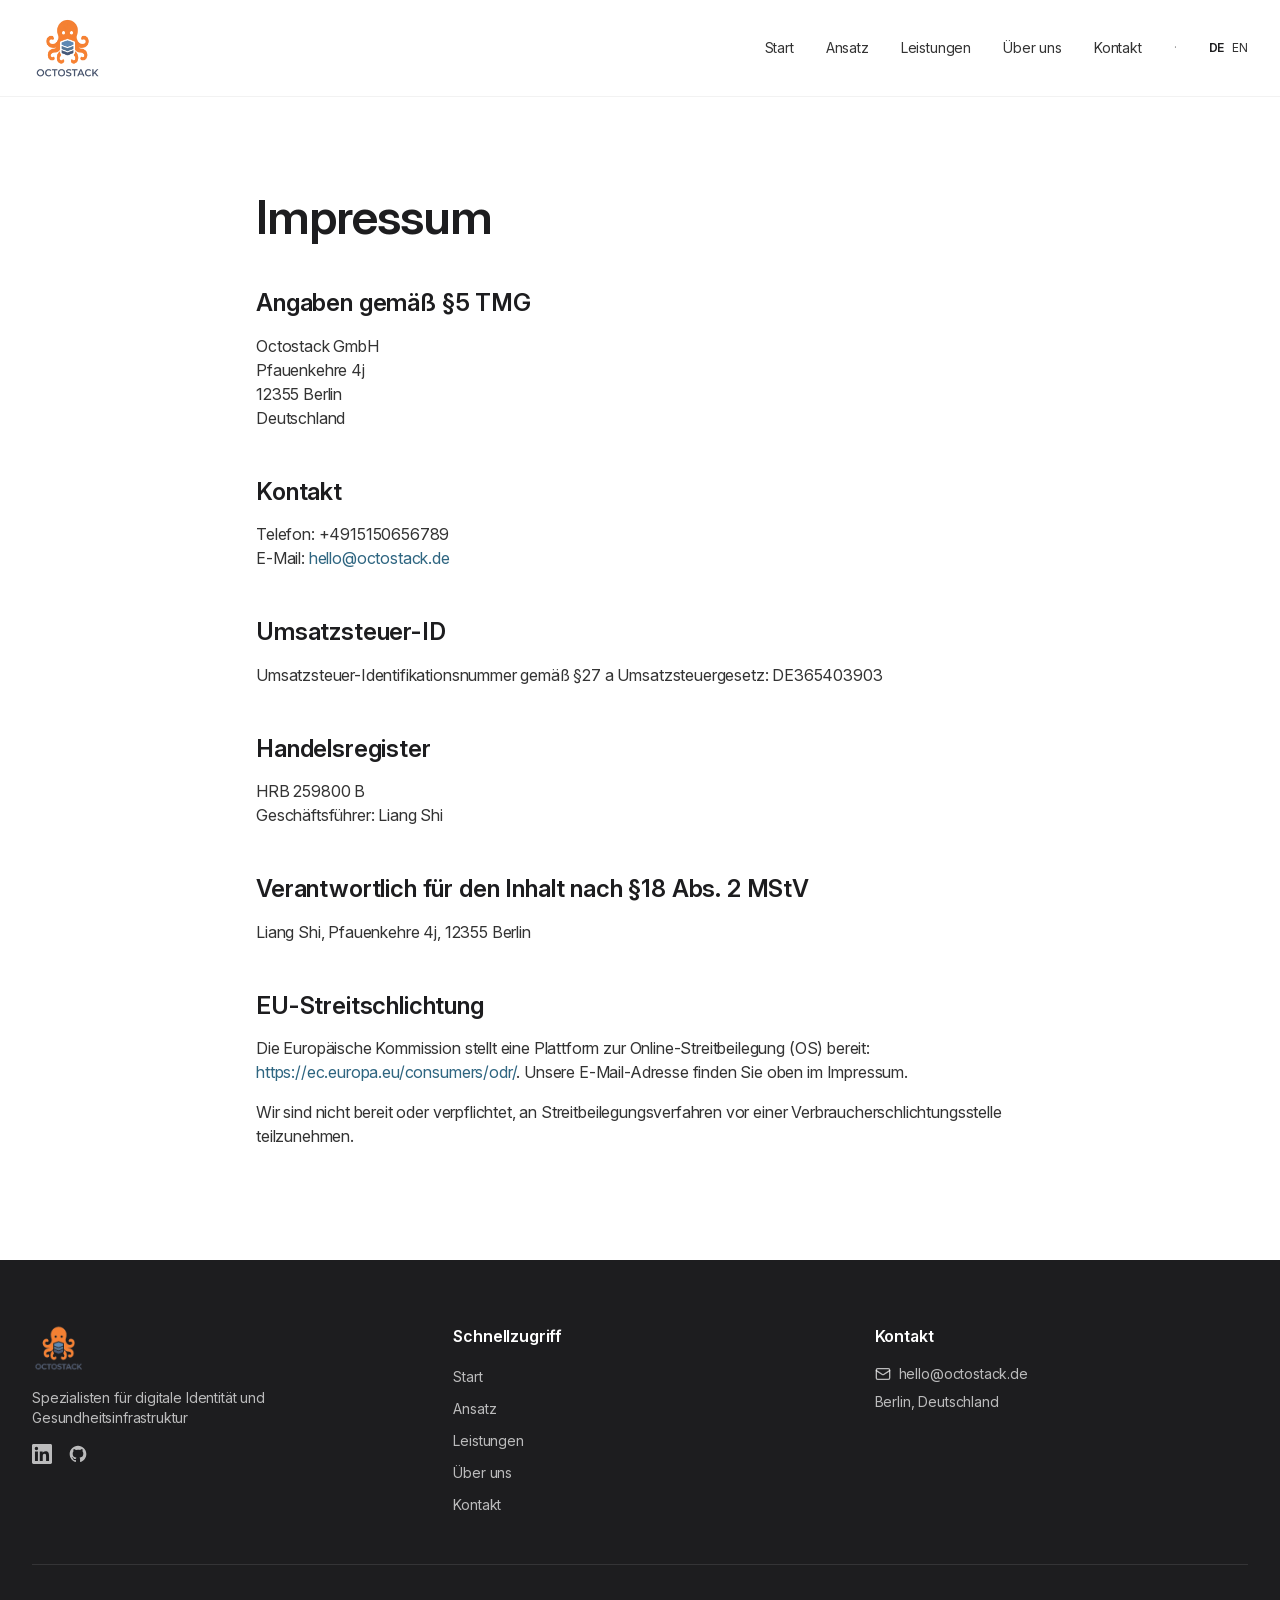
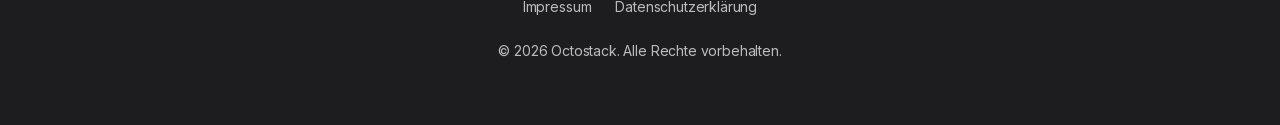
<file: impressum/index.html>
<!DOCTYPE html>
<html lang="de">
<head>
    <meta charset="UTF-8">
    <meta name="viewport" content="width=device-width, initial-scale=1.0">
    <title>Impressum | Octostack</title>
    <meta name="description" content="Spezialisierte Infrastruktur, SRE und Softwareentwicklung für Systeme der digitalen Identität, EUDI-Wallet-Implementierungen und gematik-konforme Digital-Health-Lösungen.">
    <meta name="keywords" content="digitale Identität, EUDI Wallet, eIDAS, Digital Health, gematik, Telematikinfrastruktur, Identitätsinfrastruktur, Healthcare IT, SRE, DevOps, Cloud-Infrastruktur">

    <link rel="icon" type="image/png" sizes="32x32" href="/assets/images/favicon-32.png">
    <link rel="icon" type="image/png" sizes="64x64" href="/assets/images/octostack-64.png">
    <link rel="apple-touch-icon" sizes="180x180" href="/assets/images/octostack-180.png">

    <link rel="canonical" href="https://octostack.de/impressum/">
    <link rel="alternate" hreflang="de" href="https://octostack.de/">
    <link rel="alternate" hreflang="en" href="https://octostack.de/en/">
    <link rel="alternate" hreflang="x-default" href="https://octostack.de/">
    <link rel="preload" as="font" type="font/woff2" href="/assets/fonts/InterVariable.woff2" crossorigin>
    <link rel="stylesheet" href="/assets/css/main.css">

    <script src="/assets/js/lucide.min.js" defer></script>
</head>
<body class="flex flex-col min-h-screen">
    <header class="sticky top-0 z-50 bg-white/80 backdrop-blur-[20px] backdrop-saturate-[180%] border-b border-black/5">
    <div class="container mx-auto px-4 sm:px-6 lg:px-8">
        <div class="flex items-center justify-between h-20 md:h-24">
            <!-- Logo -->
            <a href="/"
               aria-label="Octostack Startseite"
               class="flex items-center space-x-3 hover:opacity-80 transition-opacity">
                <img src="/assets/images/octostack-logo.png" alt="Octostack Logo" class="h-12 md:h-16 w-auto">
            </a>

            <!-- Desktop Navigation -->
            <nav class="hidden md:flex items-center space-x-8">
                <a href="#home" class="nav-link text-sm font-normal transition-colors cursor-pointer text-ink-700 hover:text-ink-800">Start</a>
                <a href="#how" class="nav-link text-sm font-normal transition-colors cursor-pointer text-ink-700 hover:text-ink-800">Ansatz</a>
                <a href="#services" class="nav-link text-sm font-normal transition-colors cursor-pointer text-ink-700 hover:text-ink-800">Leistungen</a>
                <a href="#about" class="nav-link text-sm font-normal transition-colors cursor-pointer text-ink-700 hover:text-ink-800">Über uns</a>
                <a href="#contact" class="nav-link text-sm font-normal transition-colors cursor-pointer text-ink-700 hover:text-ink-800">Kontakt</a>
                <span class="text-xs text-ink-600 select-none ml-2" aria-hidden="true">·</span>
                <div class="flex items-center space-x-2 text-xs" role="group" aria-label="Language">
                    
                        <span class="font-semibold text-ink-800" aria-current="page">DE</span>
                        <a href="/en/" data-locale-switch class="text-ink-700 hover:text-ink-800">EN</a>
                    
                </div>
            </nav>

            <!-- Mobile Menu Button -->
            <button id="mobile-menu-btn"
                    class="md:hidden p-2 text-ink-700 hover:text-ink-800"
                    aria-label="Menü umschalten"
                    aria-expanded="false"
                    aria-controls="mobile-menu">
                <i data-lucide="menu" class="w-6 h-6" id="menu-icon"></i>
                <i data-lucide="x" class="w-6 h-6 hidden" id="close-icon"></i>
            </button>
        </div>

        <!-- Mobile Navigation -->
        <nav id="mobile-menu" class="hidden md:hidden py-4 border-t border-black/5">
            <a href="#home" class="nav-link block py-3 text-base font-normal transition-colors cursor-pointer text-ink-700 hover:text-ink-800">Start</a>
            <a href="#how" class="nav-link block py-3 text-base font-normal transition-colors cursor-pointer text-ink-700 hover:text-ink-800">Ansatz</a>
            <a href="#services" class="nav-link block py-3 text-base font-normal transition-colors cursor-pointer text-ink-700 hover:text-ink-800">Leistungen</a>
            <a href="#about" class="nav-link block py-3 text-base font-normal transition-colors cursor-pointer text-ink-700 hover:text-ink-800">Über uns</a>
            <a href="#contact" class="nav-link block py-3 text-base font-normal transition-colors cursor-pointer text-ink-700 hover:text-ink-800">Kontakt</a>
            <div class="flex items-center space-x-4 pt-3 mt-3 border-t border-black/5 text-sm" role="group" aria-label="Language">
                
                    <span class="font-semibold text-ink-800" aria-current="page">DE</span>
                    <a href="/en/" data-locale-switch class="text-ink-700 hover:text-ink-800">EN</a>
                
            </div>
        </nav>
    </div>
</header>


    <main class="flex-grow">
        <section class="bg-paper-50 py-16 md:py-24">
    <div class="container mx-auto px-4 sm:px-6 lg:px-8">
        <article class="max-w-3xl mx-auto">
            
            <h1 class="text-4xl md:text-5xl font-semibold leading-[1.1] tracking-[-0.02em] text-ink-800 mb-10">
                Impressum
            </h1>
            <div class="legal-prose">
                <h2 id="angaben-gemäß-5-tmg">Angaben gemäß §5 TMG</h2>

<p>Octostack GmbH<br />
Pfauenkehre 4j<br />
12355 Berlin<br />
Deutschland</p>

<h2 id="kontakt">Kontakt</h2>

<p>Telefon: +4915150656789<br />
E-Mail: <a href="mailto:hello@octostack.de">hello@octostack.de</a></p>

<h2 id="umsatzsteuer-id">Umsatzsteuer-ID</h2>

<p>Umsatzsteuer-Identifikationsnummer gemäß §27 a Umsatzsteuergesetz: DE365403903</p>

<h2 id="handelsregister">Handelsregister</h2>

<p>HRB 259800 B<br />
Geschäftsführer: Liang Shi</p>

<h2 id="verantwortlich-für-den-inhalt-nach-18-abs-2-mstv">Verantwortlich für den Inhalt nach §18 Abs. 2 MStV</h2>

<p>Liang Shi, Pfauenkehre 4j, 12355 Berlin</p>

<h2 id="eu-streitschlichtung">EU-Streitschlichtung</h2>

<p>Die Europäische Kommission stellt eine Plattform zur Online-Streitbeilegung (OS) bereit: <a href="https://ec.europa.eu/consumers/odr/">https://ec.europa.eu/consumers/odr/</a>. Unsere E-Mail-Adresse finden Sie oben im Impressum.</p>

<p>Wir sind nicht bereit oder verpflichtet, an Streitbeilegungsverfahren vor einer Verbraucherschlichtungsstelle teilzunehmen.</p>

            </div>
        </article>
    </div>
</section>

    </main>

    <footer class="bg-ink-800 text-white/70">
    <div class="container mx-auto px-4 sm:px-6 lg:px-8">
        <div class="py-12 md:py-16">
            <div class="grid grid-cols-1 md:grid-cols-3 gap-8 md:gap-12">
                <!-- Company Info -->
                <div>
                    <div class="mb-4">
                        <img src="/assets/images/octostack-logo.png" alt="Octostack Logo" class="h-12 w-auto">
                    </div>
                    <p class="text-sm mb-4">Spezialisten für digitale Identität und Gesundheitsinfrastruktur</p>
                    <div class="flex space-x-4">
                        <a href="https://www.linkedin.com/in/liang-shi-berlin/" target="_blank" rel="noopener noreferrer" class="hover:text-white transition-colors" aria-label="LinkedIn">
                            <svg xmlns="http://www.w3.org/2000/svg" viewBox="0 0 24 24" fill="currentColor" class="w-5 h-5" aria-hidden="true"><path d="M20.447 20.452h-3.554v-5.569c0-1.328-.027-3.037-1.852-3.037-1.853 0-2.136 1.445-2.136 2.939v5.667H9.351V9h3.414v1.561h.046c.477-.9 1.637-1.85 3.37-1.85 3.601 0 4.267 2.37 4.267 5.455v6.286zM5.337 7.433a2.062 2.062 0 0 1-2.063-2.065 2.063 2.063 0 1 1 2.063 2.065zm1.782 13.019H3.555V9h3.564v11.452zM22.225 0H1.771C.792 0 0 .774 0 1.729v20.542C0 23.227.792 24 1.771 24h20.451C23.2 24 24 23.227 24 22.271V1.729C24 .774 23.2 0 22.222 0h.003z"/></svg>

                        </a>
                        <a href="https://github.com/octostack-de/" target="_blank" rel="noopener noreferrer" class="hover:text-white transition-colors" aria-label="GitHub">
                            <svg xmlns="http://www.w3.org/2000/svg" viewBox="0 0 24 24" fill="currentColor" class="w-5 h-5" aria-hidden="true"><path fill-rule="evenodd" clip-rule="evenodd" d="M12 2C6.477 2 2 6.484 2 12.017c0 4.425 2.865 8.18 6.839 9.504.5.092.682-.217.682-.483 0-.237-.008-.868-.013-1.703-2.782.605-3.369-1.343-3.369-1.343-.454-1.158-1.11-1.466-1.11-1.466-.908-.62.069-.608.069-.608 1.003.07 1.531 1.032 1.531 1.032.892 1.53 2.341 1.088 2.91.832.092-.647.35-1.088.636-1.338-2.22-.253-4.555-1.113-4.555-4.951 0-1.093.39-1.988 1.029-2.688-.103-.253-.446-1.272.098-2.65 0 0 .84-.27 2.75 1.026A9.564 9.564 0 0 1 12 6.844c.85.004 1.705.115 2.504.337 1.909-1.296 2.747-1.027 2.747-1.027.546 1.379.202 2.398.1 2.651.64.7 1.028 1.595 1.028 2.688 0 3.848-2.339 4.695-4.566 4.943.359.309.678.919.678 1.852 0 1.336-.012 2.415-.012 2.743 0 .267.18.578.688.48C19.138 20.193 22 16.44 22 12.017 22 6.484 17.522 2 12 2z"/></svg>

                        </a>
                    </div>
                </div>

                <!-- Quick links -->
                <div>
                    <h3 class="font-semibold text-white mb-4">Schnellzugriff</h3>
                    <ul class="space-y-2">
                        <li><a href="#home" class="text-sm hover:text-white transition-colors">Start</a></li>
                        <li><a href="#how" class="text-sm hover:text-white transition-colors">Ansatz</a></li>
                        <li><a href="#services" class="text-sm hover:text-white transition-colors">Leistungen</a></li>
                        <li><a href="#about" class="text-sm hover:text-white transition-colors">Über uns</a></li>
                        <li><a href="#contact" class="text-sm hover:text-white transition-colors">Kontakt</a></li>
                    </ul>
                </div>

                <!-- Contact info -->
                <div>
                    <h3 class="font-semibold text-white mb-4">Kontakt</h3>
                    <ul class="space-y-2 text-sm">
                        <li>
                            <a href="mailto:hello@octostack.de" class="flex items-center space-x-2 hover:text-white transition-colors">
                                <i data-lucide="mail" class="w-4 h-4"></i>
                                <span>hello@octostack.de</span>
                            </a>
                        </li>
                        <li>Berlin, Deutschland</li>
                    </ul>
                </div>
            </div>

            <!-- Legal Links -->
            <nav class="mt-12 pt-8 border-t border-white/10 flex flex-col sm:flex-row justify-center gap-x-6 gap-y-2 text-sm" aria-label="Rechtliches">
                <a href="/impressum/" class="hover:text-white transition-colors">Impressum</a>
                <a href="/datenschutz/" class="hover:text-white transition-colors">Datenschutzerklärung</a>
            </nav>

            <!-- Copyright -->
            <div class="mt-6 text-center text-sm">
                <p>&copy; <span id="current-year"></span> Octostack. Alle Rechte vorbehalten.</p>
            </div>
        </div>
    </div>
</footer>

<script>
    document.getElementById('current-year').textContent = new Date().getFullYear();
</script>


    <script src="/assets/js/main.js"></script>
    <script>
        document.addEventListener('DOMContentLoaded', function () {
            lucide.createIcons();
        });
    </script>
</body>
</html>
</file>
<file: assets/css/main.css>
*,:after,:before{--tw-border-spacing-x:0;--tw-border-spacing-y:0;--tw-translate-x:0;--tw-translate-y:0;--tw-rotate:0;--tw-skew-x:0;--tw-skew-y:0;--tw-scale-x:1;--tw-scale-y:1;--tw-pan-x: ;--tw-pan-y: ;--tw-pinch-zoom: ;--tw-scroll-snap-strictness:proximity;--tw-gradient-from-position: ;--tw-gradient-via-position: ;--tw-gradient-to-position: ;--tw-ordinal: ;--tw-slashed-zero: ;--tw-numeric-figure: ;--tw-numeric-spacing: ;--tw-numeric-fraction: ;--tw-ring-inset: ;--tw-ring-offset-width:0px;--tw-ring-offset-color:#fff;--tw-ring-color:rgba(59,130,246,.5);--tw-ring-offset-shadow:0 0 #0000;--tw-ring-shadow:0 0 #0000;--tw-shadow:0 0 #0000;--tw-shadow-colored:0 0 #0000;--tw-blur: ;--tw-brightness: ;--tw-contrast: ;--tw-grayscale: ;--tw-hue-rotate: ;--tw-invert: ;--tw-saturate: ;--tw-sepia: ;--tw-drop-shadow: ;--tw-backdrop-blur: ;--tw-backdrop-brightness: ;--tw-backdrop-contrast: ;--tw-backdrop-grayscale: ;--tw-backdrop-hue-rotate: ;--tw-backdrop-invert: ;--tw-backdrop-opacity: ;--tw-backdrop-saturate: ;--tw-backdrop-sepia: ;--tw-contain-size: ;--tw-contain-layout: ;--tw-contain-paint: ;--tw-contain-style: }::backdrop{--tw-border-spacing-x:0;--tw-border-spacing-y:0;--tw-translate-x:0;--tw-translate-y:0;--tw-rotate:0;--tw-skew-x:0;--tw-skew-y:0;--tw-scale-x:1;--tw-scale-y:1;--tw-pan-x: ;--tw-pan-y: ;--tw-pinch-zoom: ;--tw-scroll-snap-strictness:proximity;--tw-gradient-from-position: ;--tw-gradient-via-position: ;--tw-gradient-to-position: ;--tw-ordinal: ;--tw-slashed-zero: ;--tw-numeric-figure: ;--tw-numeric-spacing: ;--tw-numeric-fraction: ;--tw-ring-inset: ;--tw-ring-offset-width:0px;--tw-ring-offset-color:#fff;--tw-ring-color:rgba(59,130,246,.5);--tw-ring-offset-shadow:0 0 #0000;--tw-ring-shadow:0 0 #0000;--tw-shadow:0 0 #0000;--tw-shadow-colored:0 0 #0000;--tw-blur: ;--tw-brightness: ;--tw-contrast: ;--tw-grayscale: ;--tw-hue-rotate: ;--tw-invert: ;--tw-saturate: ;--tw-sepia: ;--tw-drop-shadow: ;--tw-backdrop-blur: ;--tw-backdrop-brightness: ;--tw-backdrop-contrast: ;--tw-backdrop-grayscale: ;--tw-backdrop-hue-rotate: ;--tw-backdrop-invert: ;--tw-backdrop-opacity: ;--tw-backdrop-saturate: ;--tw-backdrop-sepia: ;--tw-contain-size: ;--tw-contain-layout: ;--tw-contain-paint: ;--tw-contain-style: }/*! tailwindcss v3.4.19 | MIT License | https://tailwindcss.com*/*,:after,:before{box-sizing:border-box;border:0 solid #e5e7eb}:after,:before{--tw-content:""}:host,html{line-height:1.5;-webkit-text-size-adjust:100%;-moz-tab-size:4;-o-tab-size:4;tab-size:4;font-family:Inter,-apple-system,BlinkMacSystemFont,Segoe UI,Roboto,Helvetica,Arial,sans-serif;font-feature-settings:normal;font-variation-settings:normal;-webkit-tap-highlight-color:transparent}body{margin:0;line-height:inherit}hr{height:0;color:inherit;border-top-width:1px}abbr:where([title]){-webkit-text-decoration:underline dotted;text-decoration:underline dotted}h1,h2,h3,h4,h5,h6{font-size:inherit;font-weight:inherit}a{color:inherit;text-decoration:inherit}b,strong{font-weight:bolder}code,kbd,pre,samp{font-family:ui-monospace,SFMono-Regular,Menlo,Monaco,Consolas,Liberation Mono,Courier New,monospace;font-feature-settings:normal;font-variation-settings:normal;font-size:1em}small{font-size:80%}sub,sup{font-size:75%;line-height:0;position:relative;vertical-align:baseline}sub{bottom:-.25em}sup{top:-.5em}table{text-indent:0;border-color:inherit;border-collapse:collapse}button,input,optgroup,select,textarea{font-family:inherit;font-feature-settings:inherit;font-variation-settings:inherit;font-size:100%;font-weight:inherit;line-height:inherit;letter-spacing:inherit;color:inherit;margin:0;padding:0}button,select{text-transform:none}button,input:where([type=button]),input:where([type=reset]),input:where([type=submit]){-webkit-appearance:button;background-color:transparent;background-image:none}:-moz-focusring{outline:auto}:-moz-ui-invalid{box-shadow:none}progress{vertical-align:baseline}::-webkit-inner-spin-button,::-webkit-outer-spin-button{height:auto}[type=search]{-webkit-appearance:textfield;outline-offset:-2px}::-webkit-search-decoration{-webkit-appearance:none}::-webkit-file-upload-button{-webkit-appearance:button;font:inherit}summary{display:list-item}blockquote,dd,dl,figure,h1,h2,h3,h4,h5,h6,hr,p,pre{margin:0}fieldset{margin:0}fieldset,legend{padding:0}menu,ol,ul{list-style:none;margin:0;padding:0}dialog{padding:0}textarea{resize:vertical}input::-moz-placeholder,textarea::-moz-placeholder{opacity:1;color:#9ca3af}input::placeholder,textarea::placeholder{opacity:1;color:#9ca3af}[role=button],button{cursor:pointer}:disabled{cursor:default}audio,canvas,embed,iframe,img,object,svg,video{display:block;vertical-align:middle}img,video{max-width:100%;height:auto}[hidden]:where(:not([hidden=until-found])){display:none}body{letter-spacing:-.01em}.container{width:100%}@media (min-width:640px){.container{max-width:640px}}@media (min-width:768px){.container{max-width:768px}}@media (min-width:1024px){.container{max-width:1024px}}@media (min-width:1280px){.container{max-width:1280px}}@media (min-width:1536px){.container{max-width:1536px}}.legal-prose h2{margin-top:3rem;margin-bottom:1rem;font-size:1.5rem;line-height:2rem;line-height:1.19}.legal-prose h2,.legal-prose h3{font-weight:600;--tw-text-opacity:1;color:rgb(29 29 31/var(--tw-text-opacity,1))}.legal-prose h3{margin-top:2rem;margin-bottom:.75rem;font-size:1.25rem;line-height:1.75rem;line-height:1.19}.legal-prose p{margin-bottom:1rem;font-size:1rem;line-height:1.5rem;line-height:1.5;color:rgba(0,0,0,.8)}.legal-prose ul{margin-bottom:1rem;list-style-type:disc}.legal-prose ul>:not([hidden])~:not([hidden]){--tw-space-y-reverse:0;margin-top:calc(.25rem*(1 - var(--tw-space-y-reverse)));margin-bottom:calc(.25rem*var(--tw-space-y-reverse))}.legal-prose ul{padding-left:1.5rem}.legal-prose ul li{font-size:1rem;line-height:1.5rem;line-height:1.5;color:rgba(0,0,0,.8)}.legal-prose a{--tw-text-opacity:1;color:rgb(46 101 128/var(--tw-text-opacity,1));transition-property:color,background-color,border-color,text-decoration-color,fill,stroke;transition-timing-function:cubic-bezier(.4,0,.2,1);transition-duration:.15s}.legal-prose a:hover{text-decoration-line:underline}.legal-prose strong{font-weight:600;--tw-text-opacity:1;color:rgb(29 29 31/var(--tw-text-opacity,1))}.sticky{position:sticky}.top-0{top:0}.z-50{z-index:50}.mx-auto{margin-left:auto;margin-right:auto}.mb-1{margin-bottom:.25rem}.mb-10{margin-bottom:2.5rem}.mb-12{margin-bottom:3rem}.mb-2{margin-bottom:.5rem}.mb-3{margin-bottom:.75rem}.mb-4{margin-bottom:1rem}.mb-6{margin-bottom:1.5rem}.mb-8{margin-bottom:2rem}.ml-1{margin-left:.25rem}.ml-2{margin-left:.5rem}.mr-2{margin-right:.5rem}.mt-0\.5{margin-top:.125rem}.mt-1{margin-top:.25rem}.mt-12{margin-top:3rem}.mt-3{margin-top:.75rem}.mt-6{margin-top:1.5rem}.mt-8{margin-top:2rem}.block{display:block}.flex{display:flex}.inline-flex{display:inline-flex}.grid{display:grid}.hidden{display:none}.h-10{height:2.5rem}.h-12{height:3rem}.h-20{height:5rem}.h-4{height:1rem}.h-5{height:1.25rem}.h-6{height:1.5rem}.min-h-screen{min-height:100vh}.w-10{width:2.5rem}.w-12{width:3rem}.w-4{width:1rem}.w-5{width:1.25rem}.w-6{width:1.5rem}.w-auto{width:auto}.max-w-2xl{max-width:42rem}.max-w-3xl{max-width:48rem}.max-w-4xl{max-width:56rem}.flex-1{flex:1 1 0%}.flex-shrink-0{flex-shrink:0}.flex-grow{flex-grow:1}.cursor-pointer{cursor:pointer}.select-none{-webkit-user-select:none;-moz-user-select:none;user-select:none}.grid-cols-1{grid-template-columns:repeat(1,minmax(0,1fr))}.flex-col{flex-direction:column}.flex-wrap{flex-wrap:wrap}.items-start{align-items:flex-start}.items-center{align-items:center}.justify-center{justify-content:center}.justify-between{justify-content:space-between}.gap-1\.5{gap:.375rem}.gap-2{gap:.5rem}.gap-4{gap:1rem}.gap-6{gap:1.5rem}.gap-8{gap:2rem}.gap-x-6{-moz-column-gap:1.5rem;column-gap:1.5rem}.gap-y-2{row-gap:.5rem}.space-x-2>:not([hidden])~:not([hidden]){--tw-space-x-reverse:0;margin-right:calc(.5rem*var(--tw-space-x-reverse));margin-left:calc(.5rem*(1 - var(--tw-space-x-reverse)))}.space-x-3>:not([hidden])~:not([hidden]){--tw-space-x-reverse:0;margin-right:calc(.75rem*var(--tw-space-x-reverse));margin-left:calc(.75rem*(1 - var(--tw-space-x-reverse)))}.space-x-4>:not([hidden])~:not([hidden]){--tw-space-x-reverse:0;margin-right:calc(1rem*var(--tw-space-x-reverse));margin-left:calc(1rem*(1 - var(--tw-space-x-reverse)))}.space-x-8>:not([hidden])~:not([hidden]){--tw-space-x-reverse:0;margin-right:calc(2rem*var(--tw-space-x-reverse));margin-left:calc(2rem*(1 - var(--tw-space-x-reverse)))}.space-y-1\.5>:not([hidden])~:not([hidden]){--tw-space-y-reverse:0;margin-top:calc(.375rem*(1 - var(--tw-space-y-reverse)));margin-bottom:calc(.375rem*var(--tw-space-y-reverse))}.space-y-2>:not([hidden])~:not([hidden]){--tw-space-y-reverse:0;margin-top:calc(.5rem*(1 - var(--tw-space-y-reverse)));margin-bottom:calc(.5rem*var(--tw-space-y-reverse))}.space-y-4>:not([hidden])~:not([hidden]){--tw-space-y-reverse:0;margin-top:calc(1rem*(1 - var(--tw-space-y-reverse)));margin-bottom:calc(1rem*var(--tw-space-y-reverse))}.space-y-5>:not([hidden])~:not([hidden]){--tw-space-y-reverse:0;margin-top:calc(1.25rem*(1 - var(--tw-space-y-reverse)));margin-bottom:calc(1.25rem*var(--tw-space-y-reverse))}.space-y-6>:not([hidden])~:not([hidden]){--tw-space-y-reverse:0;margin-top:calc(1.5rem*(1 - var(--tw-space-y-reverse)));margin-bottom:calc(1.5rem*var(--tw-space-y-reverse))}.rounded-full{border-radius:9999px}.rounded-md{border-radius:.375rem}.rounded-sm{border-radius:.125rem}.border{border-width:1px}.border-b{border-bottom-width:1px}.border-t{border-top-width:1px}.border-black\/5{border-color:rgba(0,0,0,.05)}.border-brand-500\/20{border-color:rgba(59,126,161,.2)}.border-brand-darklink{--tw-border-opacity:1;border-color:rgb(74 169 200/var(--tw-border-opacity,1))}.border-white\/10{border-color:hsla(0,0%,100%,.1)}.border-white\/5{border-color:hsla(0,0%,100%,.05)}.bg-\[\#1a1b1e\]{--tw-bg-opacity:1;background-color:rgb(26 27 30/var(--tw-bg-opacity,1))}.bg-brand-500{--tw-bg-opacity:1;background-color:rgb(59 126 161/var(--tw-bg-opacity,1))}.bg-brand-500\/10{background-color:rgba(59,126,161,.1)}.bg-ink-800{--tw-bg-opacity:1;background-color:rgb(29 29 31/var(--tw-bg-opacity,1))}.bg-ink-900{--tw-bg-opacity:1;background-color:rgb(0 0 0/var(--tw-bg-opacity,1))}.bg-paper-100{--tw-bg-opacity:1;background-color:rgb(245 245 247/var(--tw-bg-opacity,1))}.bg-paper-50,.bg-white{--tw-bg-opacity:1;background-color:rgb(255 255 255/var(--tw-bg-opacity,1))}.bg-white\/80{background-color:hsla(0,0%,100%,.8)}.p-2{padding:.5rem}.p-6{padding:1.5rem}.p-8{padding:2rem}.px-2{padding-left:.5rem;padding-right:.5rem}.px-4{padding-left:1rem;padding-right:1rem}.px-6{padding-left:1.5rem;padding-right:1.5rem}.py-0\.5{padding-top:.125rem;padding-bottom:.125rem}.py-12{padding-top:3rem;padding-bottom:3rem}.py-16{padding-top:4rem;padding-bottom:4rem}.py-20{padding-top:5rem;padding-bottom:5rem}.py-3{padding-top:.75rem;padding-bottom:.75rem}.py-4{padding-top:1rem;padding-bottom:1rem}.pt-3{padding-top:.75rem}.pt-8{padding-top:2rem}.text-center{text-align:center}.align-middle{vertical-align:middle}.text-2xl{font-size:1.5rem;line-height:2rem}.text-4xl{font-size:2.25rem;line-height:2.5rem}.text-5xl{font-size:3rem;line-height:1}.text-\[11px\]{font-size:11px}.text-base{font-size:1rem;line-height:1.5rem}.text-lg{font-size:1.125rem;line-height:1.75rem}.text-sm{font-size:.875rem;line-height:1.25rem}.text-xl{font-size:1.25rem;line-height:1.75rem}.text-xs{font-size:.75rem;line-height:1rem}.font-medium{font-weight:500}.font-normal{font-weight:400}.font-semibold{font-weight:600}.uppercase{text-transform:uppercase}.italic{font-style:italic}.leading-\[1\.07\]{line-height:1.07}.leading-\[1\.19\]{line-height:1.19}.leading-\[1\.1\]{line-height:1.1}.leading-\[1\.25\]{line-height:1.25}.leading-\[1\.55\]{line-height:1.55}.leading-\[1\.5\]{line-height:1.5}.leading-\[1\.6\]{line-height:1.6}.tracking-\[-0\.02em\]{letter-spacing:-.02em}.tracking-\[0\.06em\]{letter-spacing:.06em}.text-brand-500{--tw-text-opacity:1;color:rgb(59 126 161/var(--tw-text-opacity,1))}.text-brand-darklink{--tw-text-opacity:1;color:rgb(74 169 200/var(--tw-text-opacity,1))}.text-brand-link{--tw-text-opacity:1;color:rgb(46 101 128/var(--tw-text-opacity,1))}.text-ink-600{color:rgba(0,0,0,.48)}.text-ink-700{color:rgba(0,0,0,.8)}.text-ink-800{--tw-text-opacity:1;color:rgb(29 29 31/var(--tw-text-opacity,1))}.text-white{--tw-text-opacity:1;color:rgb(255 255 255/var(--tw-text-opacity,1))}.text-white\/60{color:hsla(0,0%,100%,.6)}.text-white\/70{color:hsla(0,0%,100%,.7)}.text-white\/80{color:hsla(0,0%,100%,.8)}.shadow-card{--tw-shadow:0 5px 30px rgba(0,0,0,.12);--tw-shadow-colored:0 5px 30px var(--tw-shadow-color);box-shadow:var(--tw-ring-offset-shadow,0 0 #0000),var(--tw-ring-shadow,0 0 #0000),var(--tw-shadow)}.backdrop-blur-\[20px\]{--tw-backdrop-blur:blur(20px)}.backdrop-blur-\[20px\],.backdrop-saturate-\[180\%\]{backdrop-filter:var(--tw-backdrop-blur) var(--tw-backdrop-brightness) var(--tw-backdrop-contrast) var(--tw-backdrop-grayscale) var(--tw-backdrop-hue-rotate) var(--tw-backdrop-invert) var(--tw-backdrop-opacity) var(--tw-backdrop-saturate) var(--tw-backdrop-sepia)}.backdrop-saturate-\[180\%\]{--tw-backdrop-saturate:saturate(180%)}.transition-colors{transition-property:color,background-color,border-color,text-decoration-color,fill,stroke;transition-timing-function:cubic-bezier(.4,0,.2,1);transition-duration:.15s}.transition-opacity{transition-property:opacity;transition-timing-function:cubic-bezier(.4,0,.2,1);transition-duration:.15s}.\[hyphens\:auto\]{hyphens:auto}@font-face{font-family:Inter;font-style:normal;font-weight:100 900;font-display:swap;src:url(/assets/fonts/InterVariable.woff2) format("woff2-variations")}.hover\:bg-brand-500:hover{--tw-bg-opacity:1;background-color:rgb(59 126 161/var(--tw-bg-opacity,1))}.hover\:bg-brand-600:hover{--tw-bg-opacity:1;background-color:rgb(46 101 128/var(--tw-bg-opacity,1))}.hover\:bg-brand-darklink:hover{--tw-bg-opacity:1;background-color:rgb(74 169 200/var(--tw-bg-opacity,1))}.hover\:text-ink-800:hover{--tw-text-opacity:1;color:rgb(29 29 31/var(--tw-text-opacity,1))}.hover\:text-ink-900:hover{--tw-text-opacity:1;color:rgb(0 0 0/var(--tw-text-opacity,1))}.hover\:text-white:hover{--tw-text-opacity:1;color:rgb(255 255 255/var(--tw-text-opacity,1))}.hover\:underline:hover{text-decoration-line:underline}.hover\:opacity-80:hover{opacity:.8}.focus-visible\:outline-none:focus-visible{outline:2px solid transparent;outline-offset:2px}.focus-visible\:ring-2:focus-visible{--tw-ring-offset-shadow:var(--tw-ring-inset) 0 0 0 var(--tw-ring-offset-width) var(--tw-ring-offset-color);--tw-ring-shadow:var(--tw-ring-inset) 0 0 0 calc(2px + var(--tw-ring-offset-width)) var(--tw-ring-color);box-shadow:var(--tw-ring-offset-shadow),var(--tw-ring-shadow),var(--tw-shadow,0 0 #0000)}.focus-visible\:ring-brand-500\/40:focus-visible{--tw-ring-color:rgba(59,126,161,.4)}.focus-visible\:ring-brand-500\/70:focus-visible{--tw-ring-color:rgba(59,126,161,.7)}@media (min-width:640px){.sm\:flex-row{flex-direction:row}.sm\:px-6{padding-left:1.5rem;padding-right:1.5rem}}@media (min-width:768px){.md\:flex{display:flex}.md\:hidden{display:none}.md\:h-16{height:4rem}.md\:h-24{height:6rem}.md\:grid-cols-2{grid-template-columns:repeat(2,minmax(0,1fr))}.md\:grid-cols-3{grid-template-columns:repeat(3,minmax(0,1fr))}.md\:gap-12{gap:3rem}.md\:py-16{padding-top:4rem;padding-bottom:4rem}.md\:py-24{padding-top:6rem;padding-bottom:6rem}.md\:py-32{padding-top:8rem;padding-bottom:8rem}.md\:text-5xl{font-size:3rem;line-height:1}.md\:text-6xl{font-size:3.75rem;line-height:1}.md\:text-xl{font-size:1.25rem;line-height:1.75rem}}@media (min-width:1024px){.lg\:grid-cols-2{grid-template-columns:repeat(2,minmax(0,1fr))}.lg\:grid-cols-3{grid-template-columns:repeat(3,minmax(0,1fr))}.lg\:px-8{padding-left:2rem;padding-right:2rem}}
</file>
